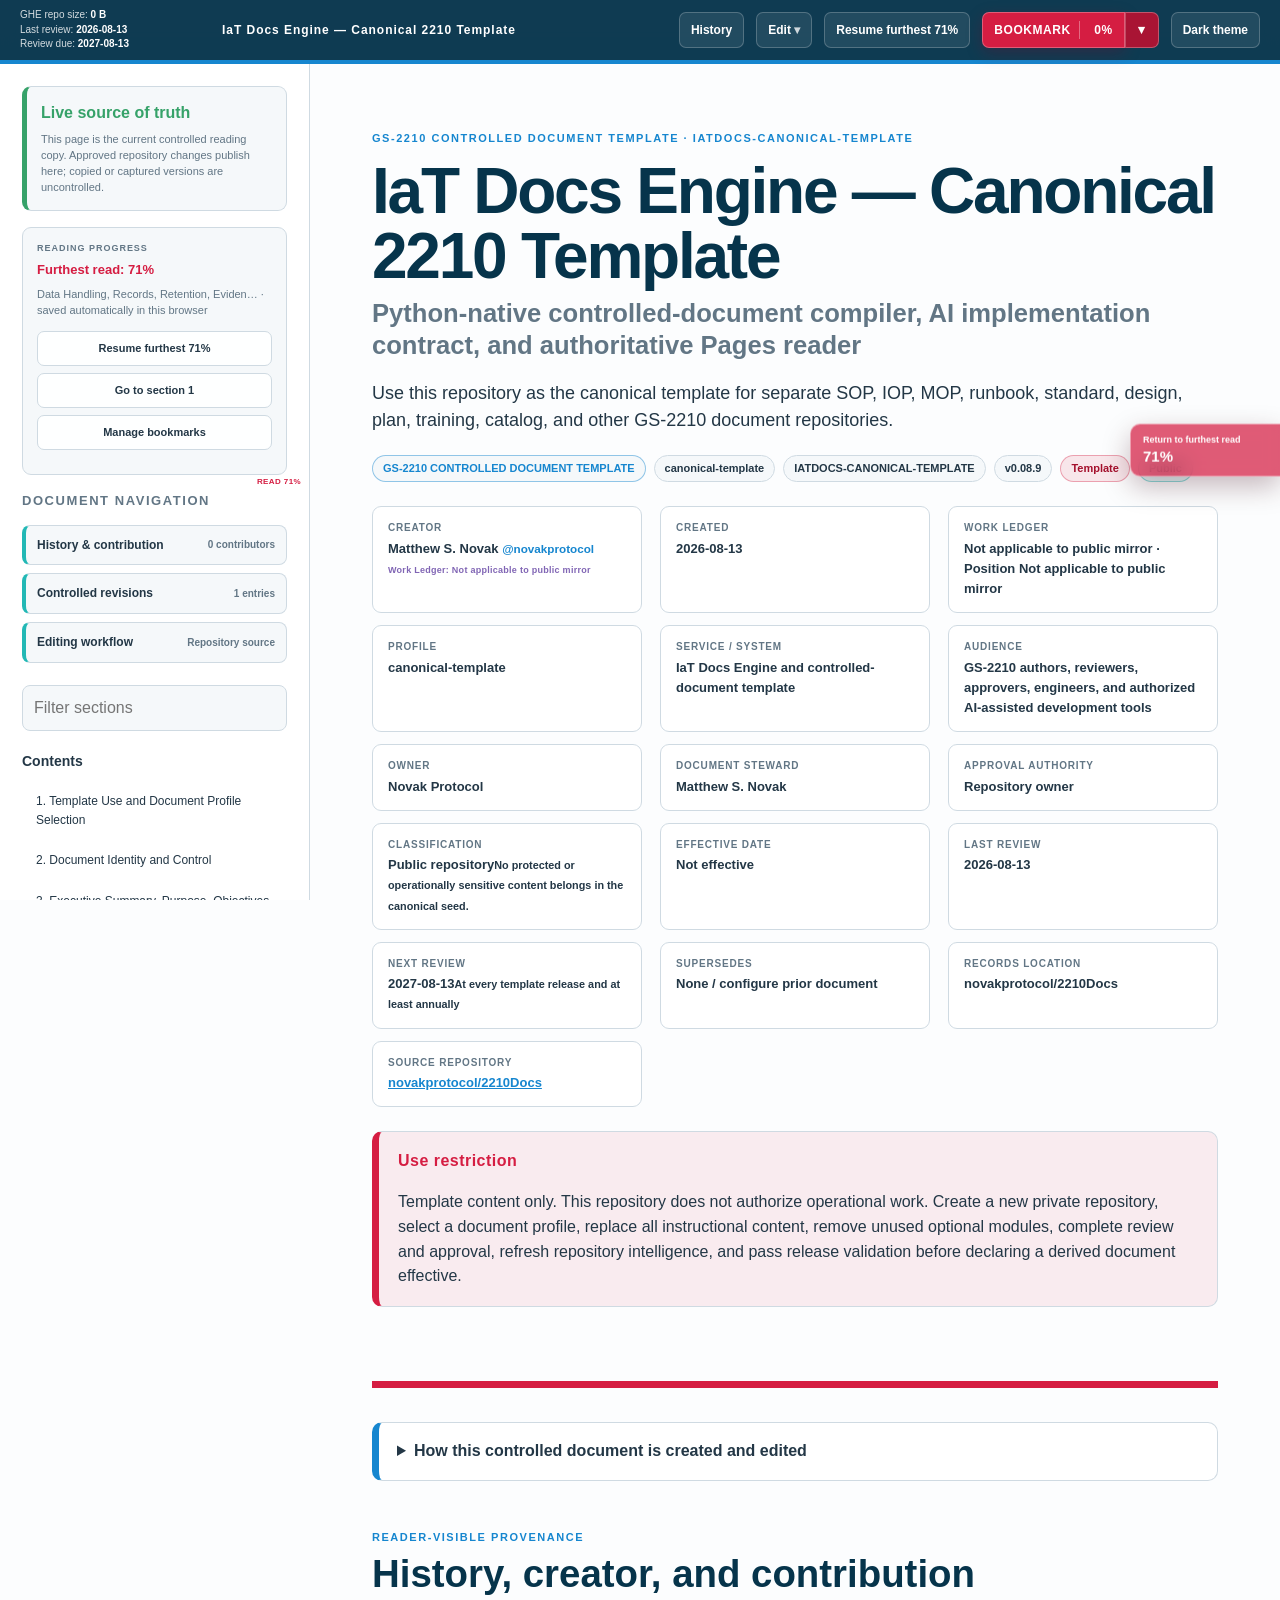
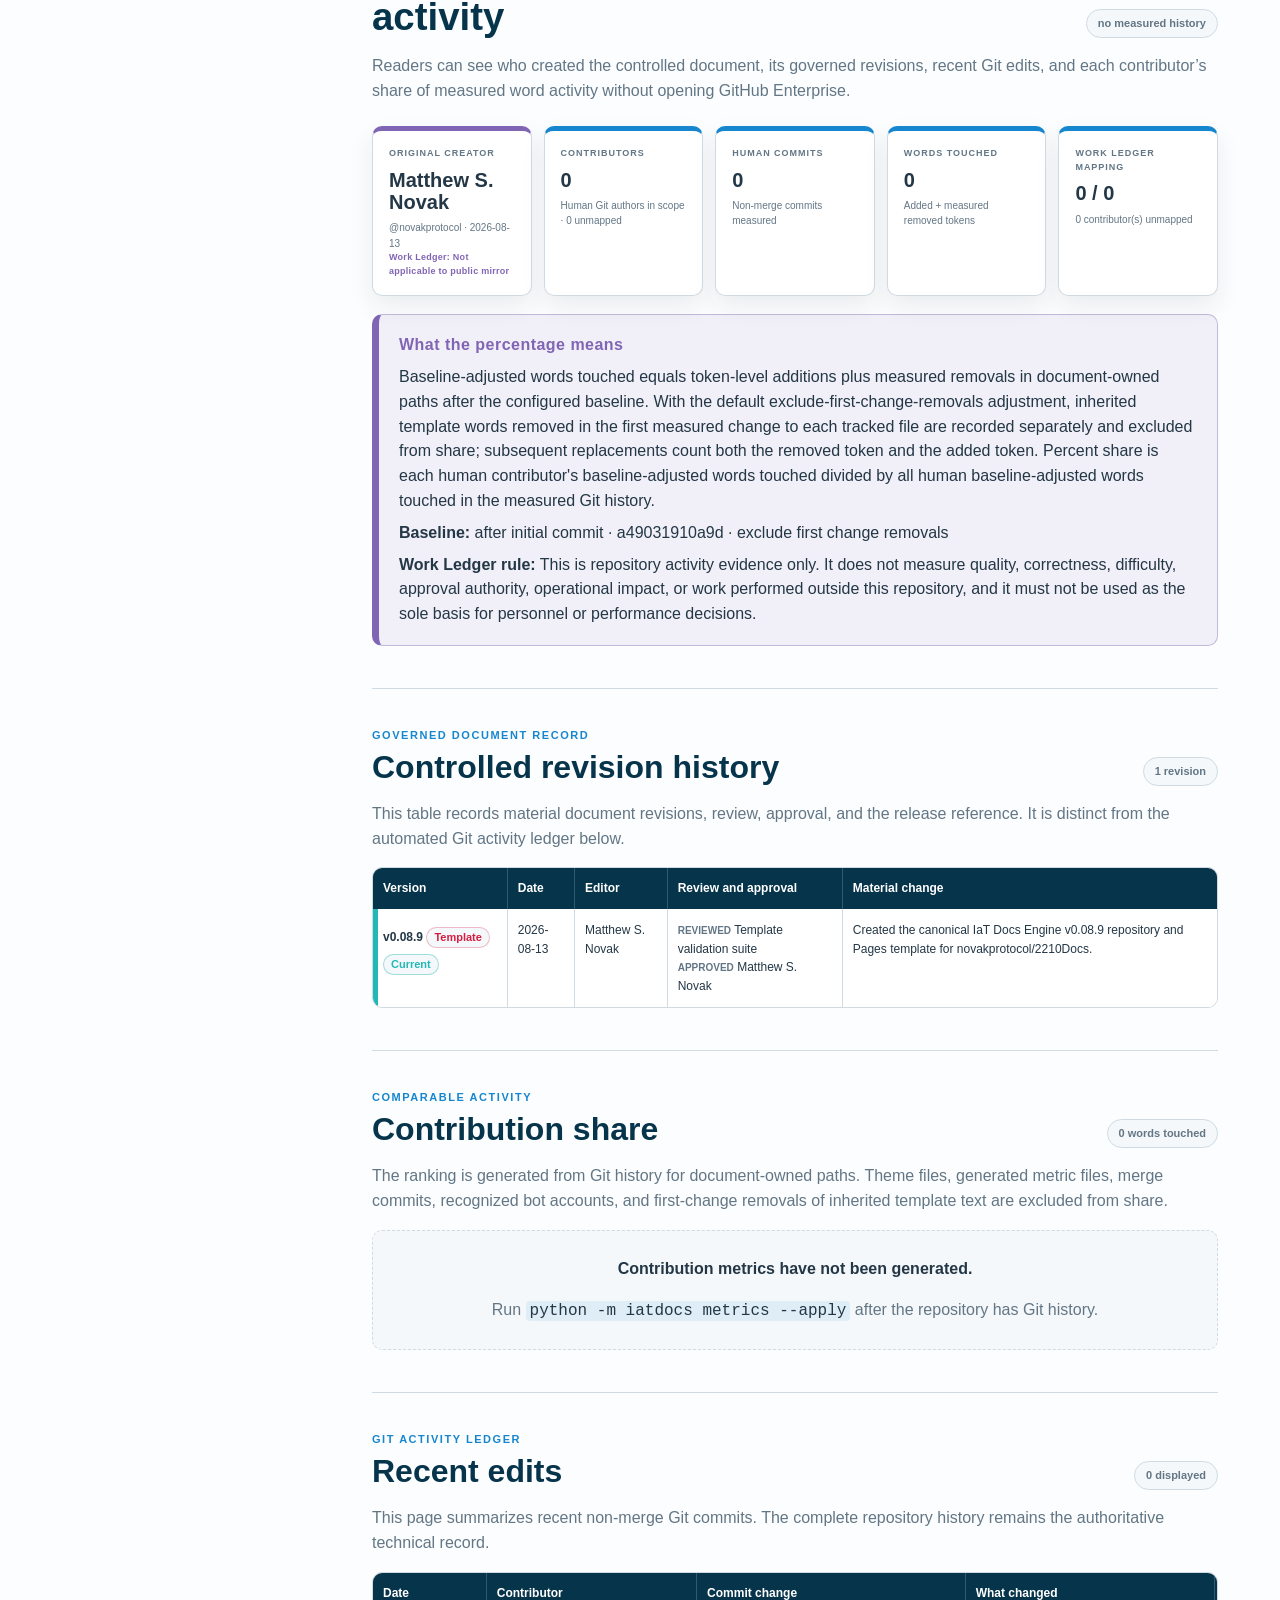
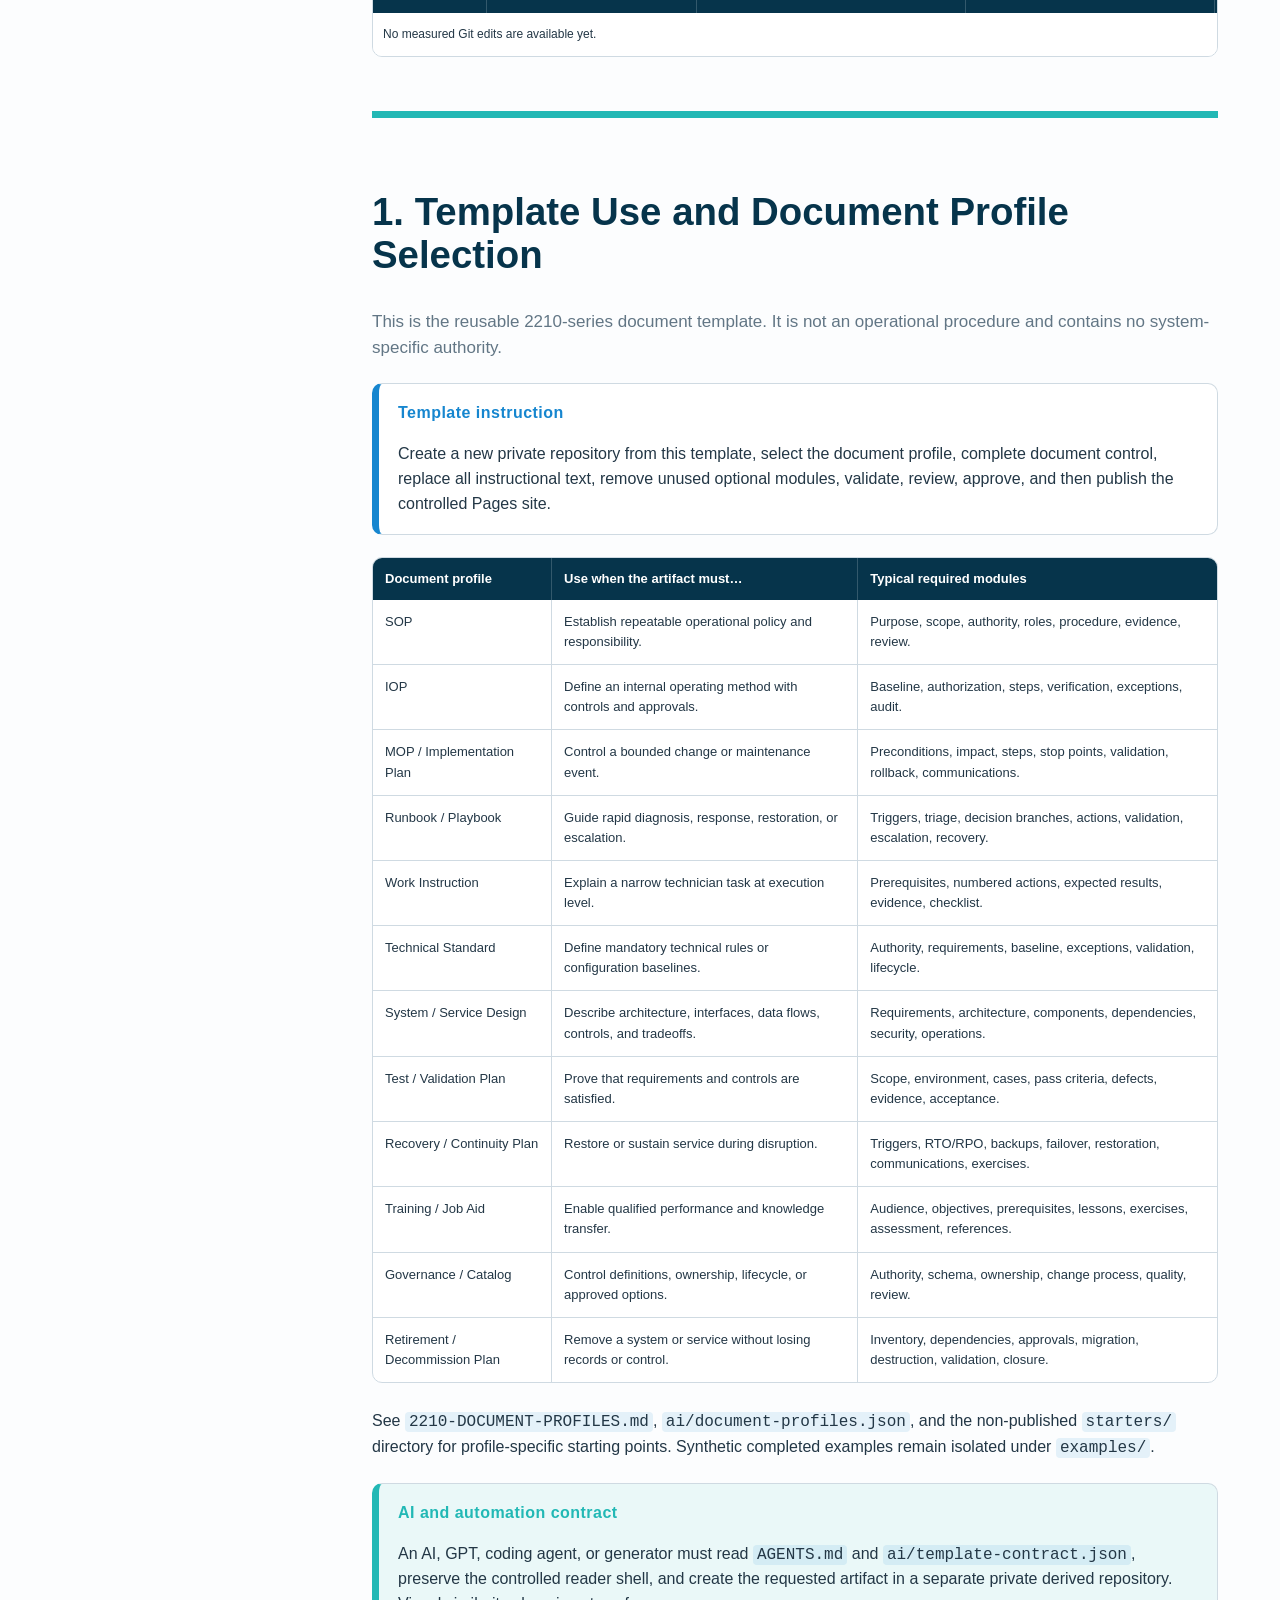
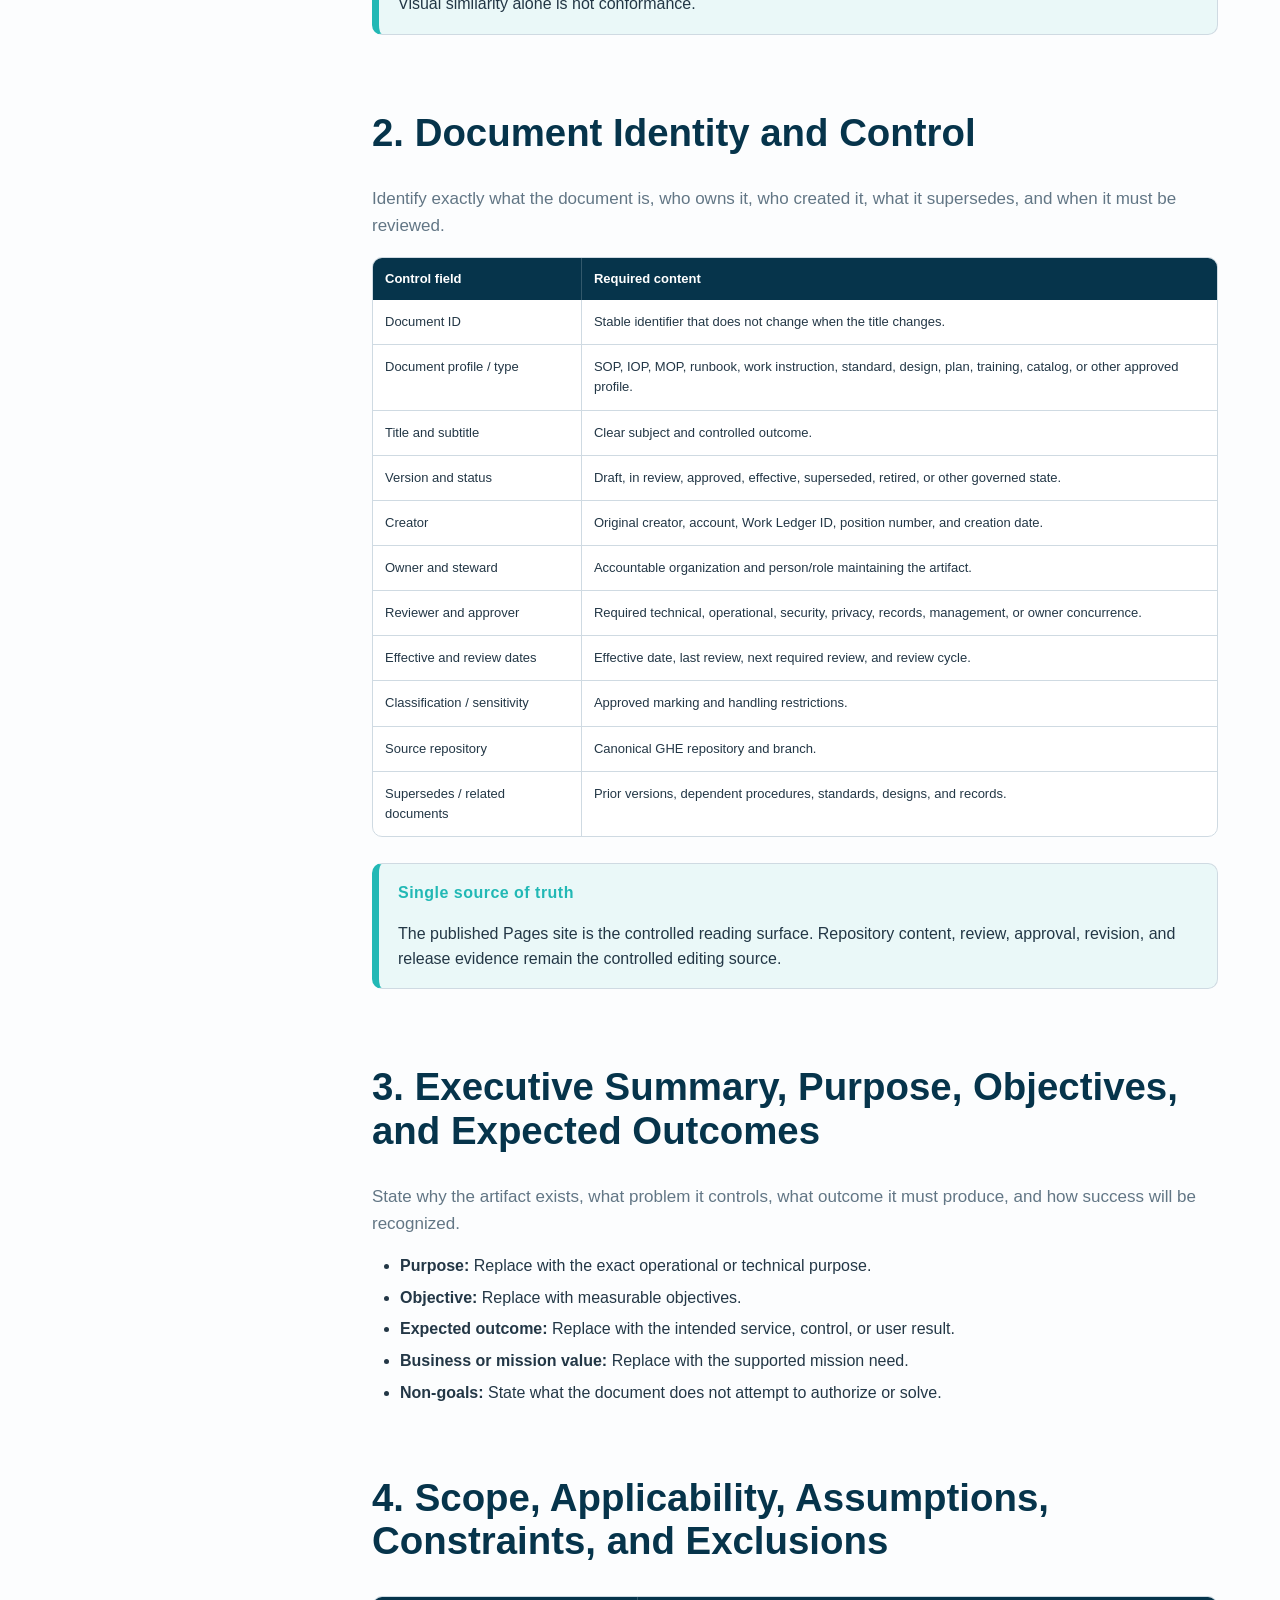
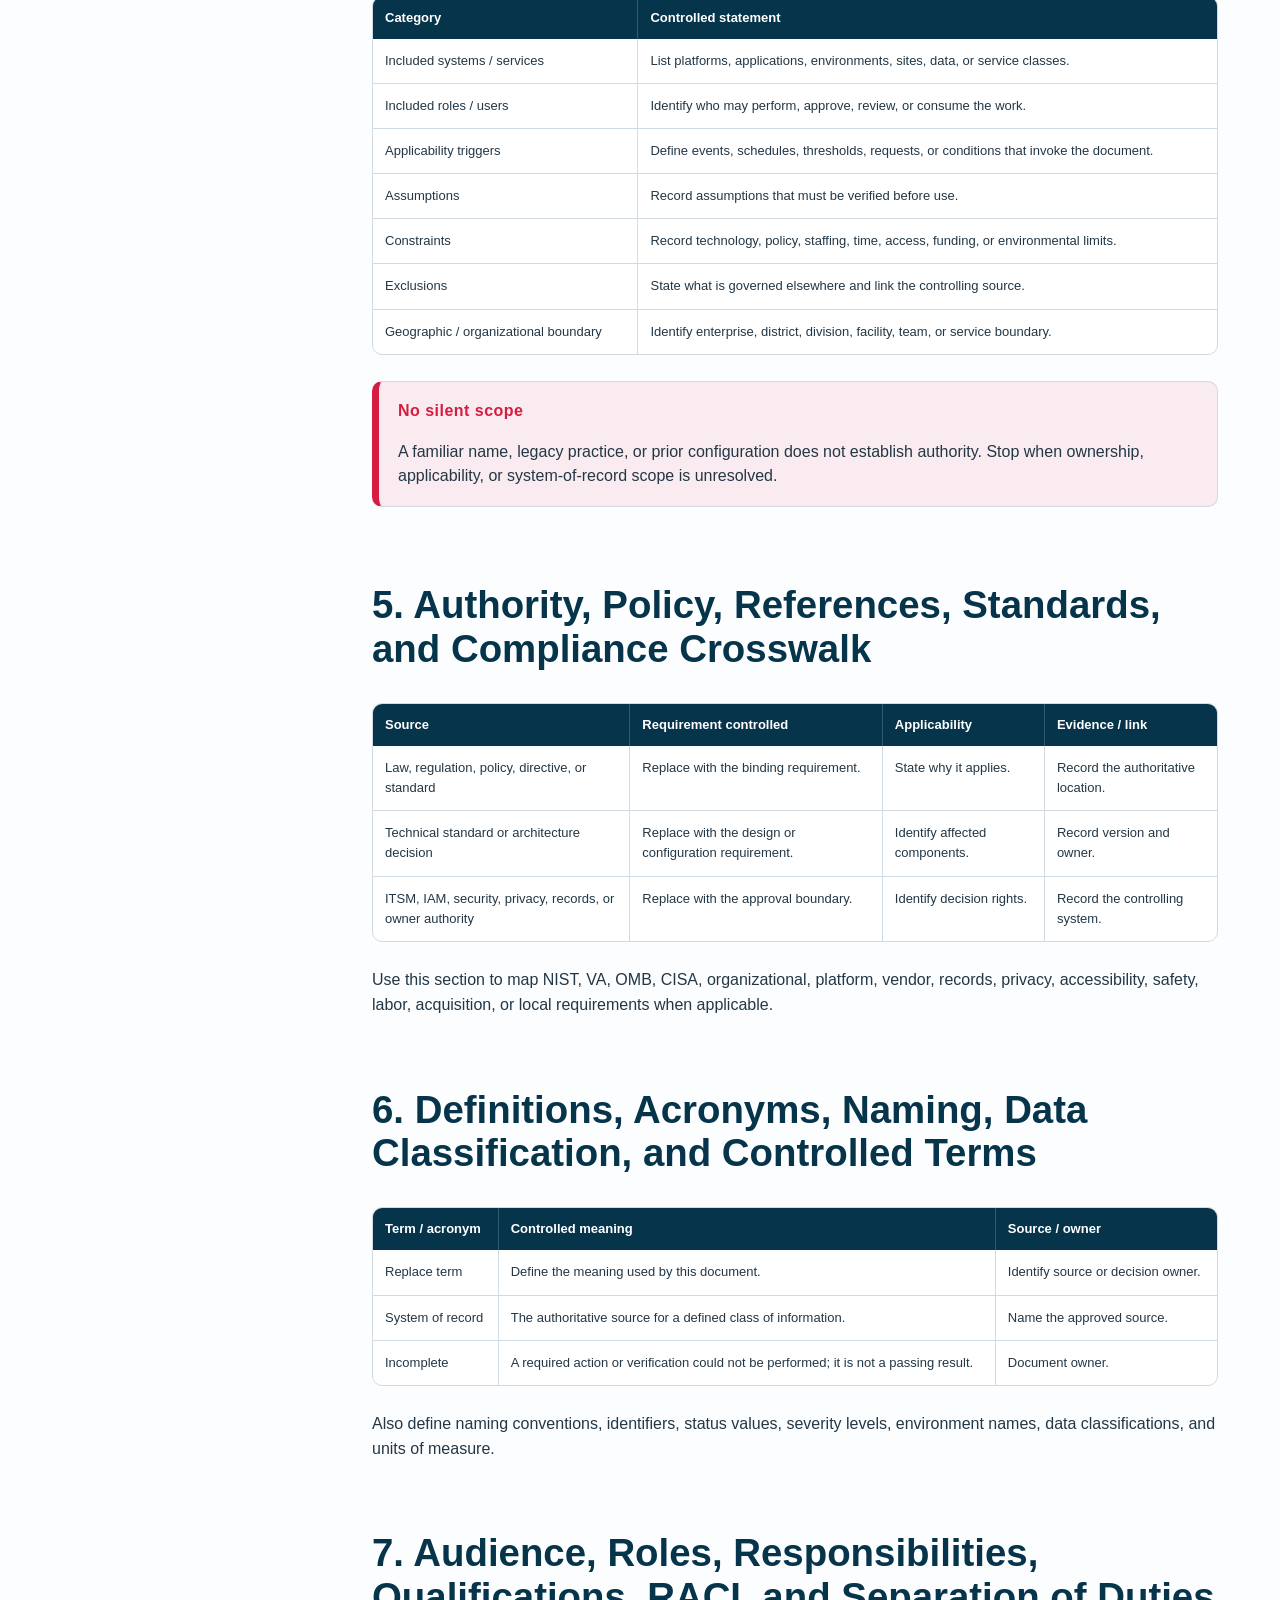
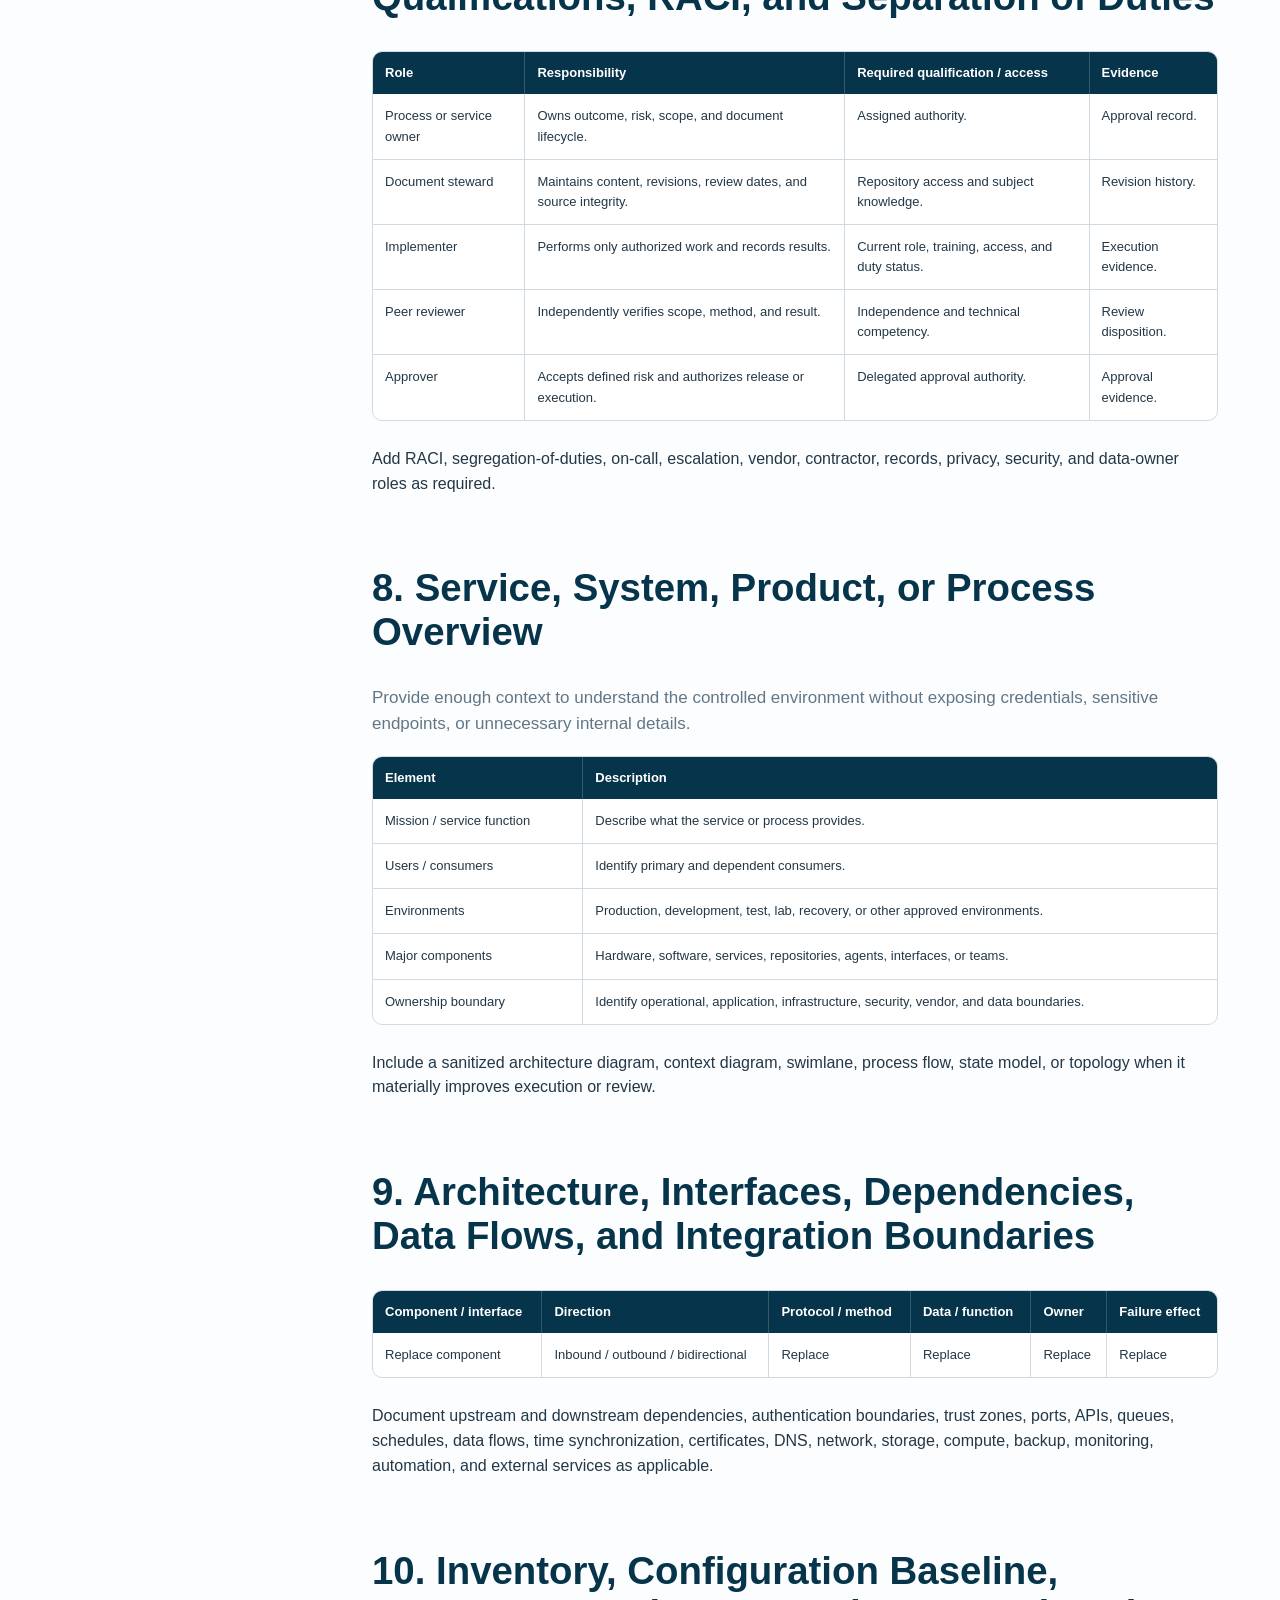
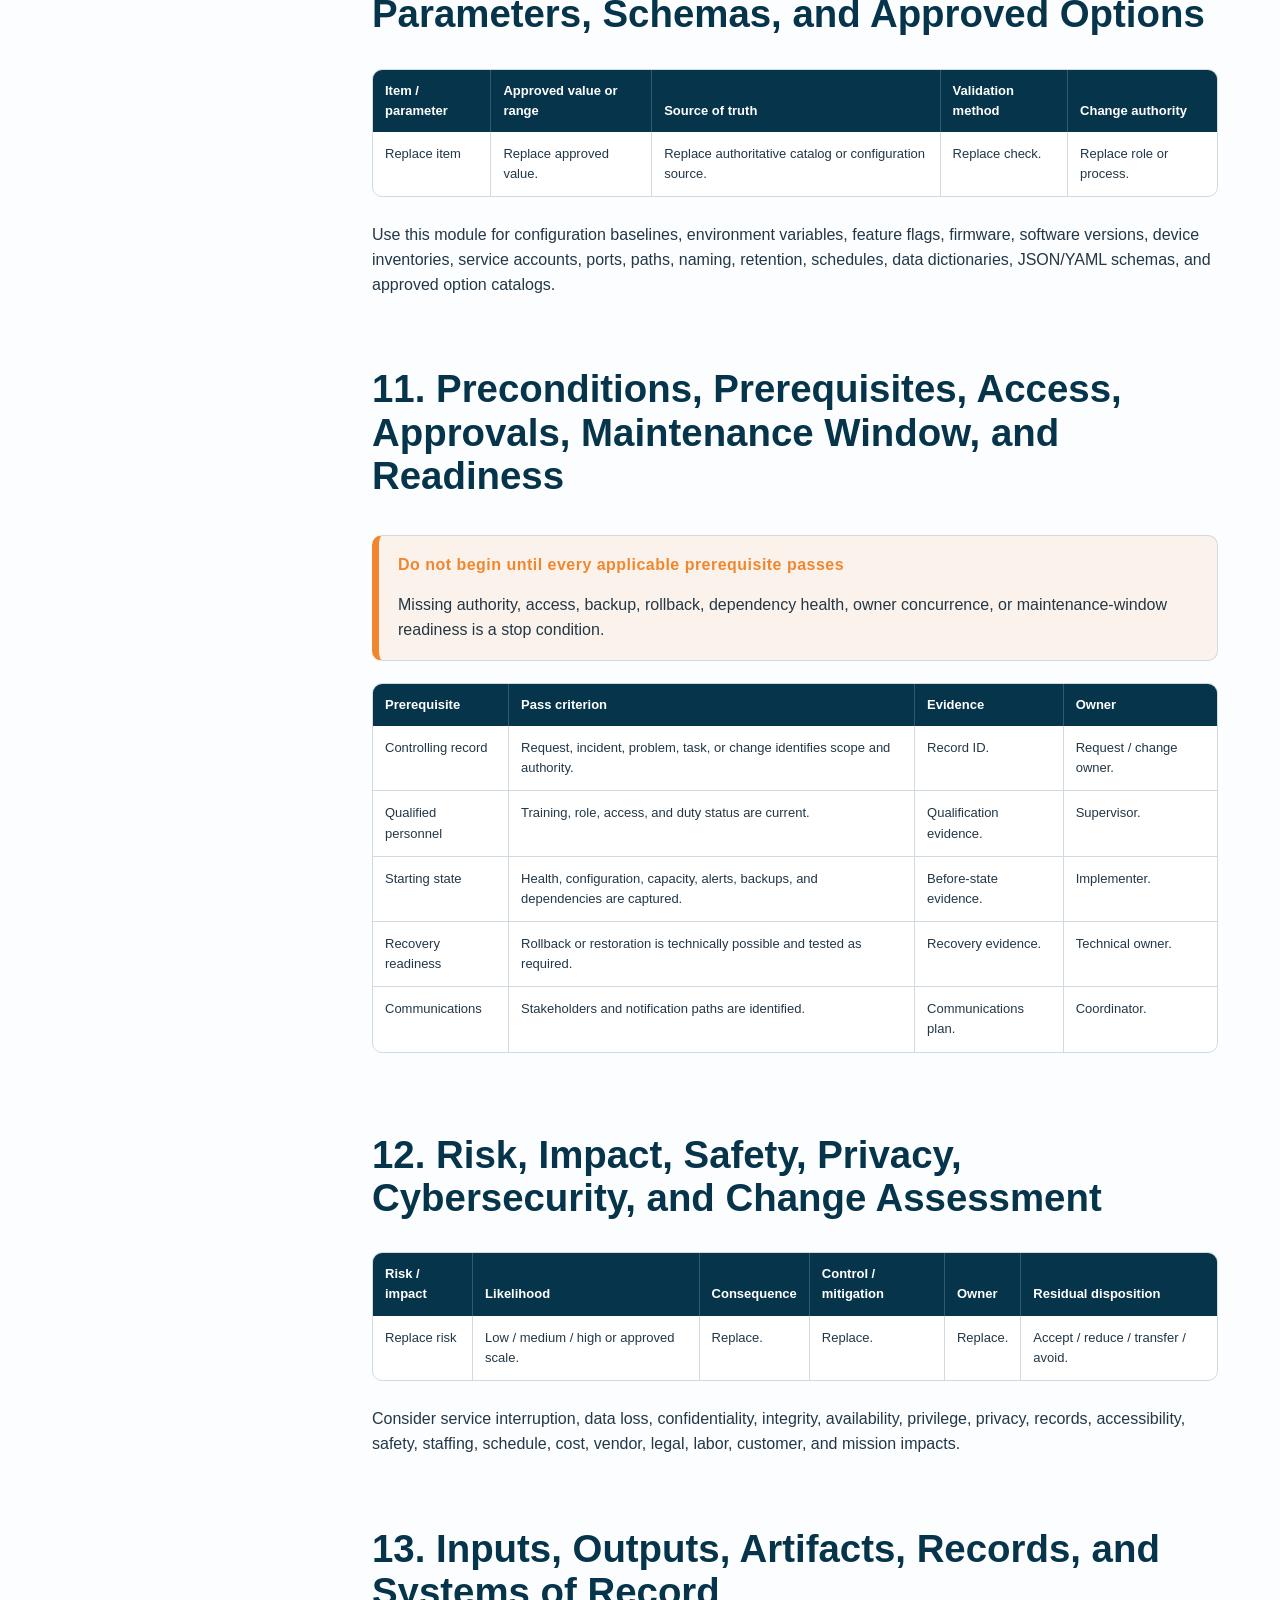
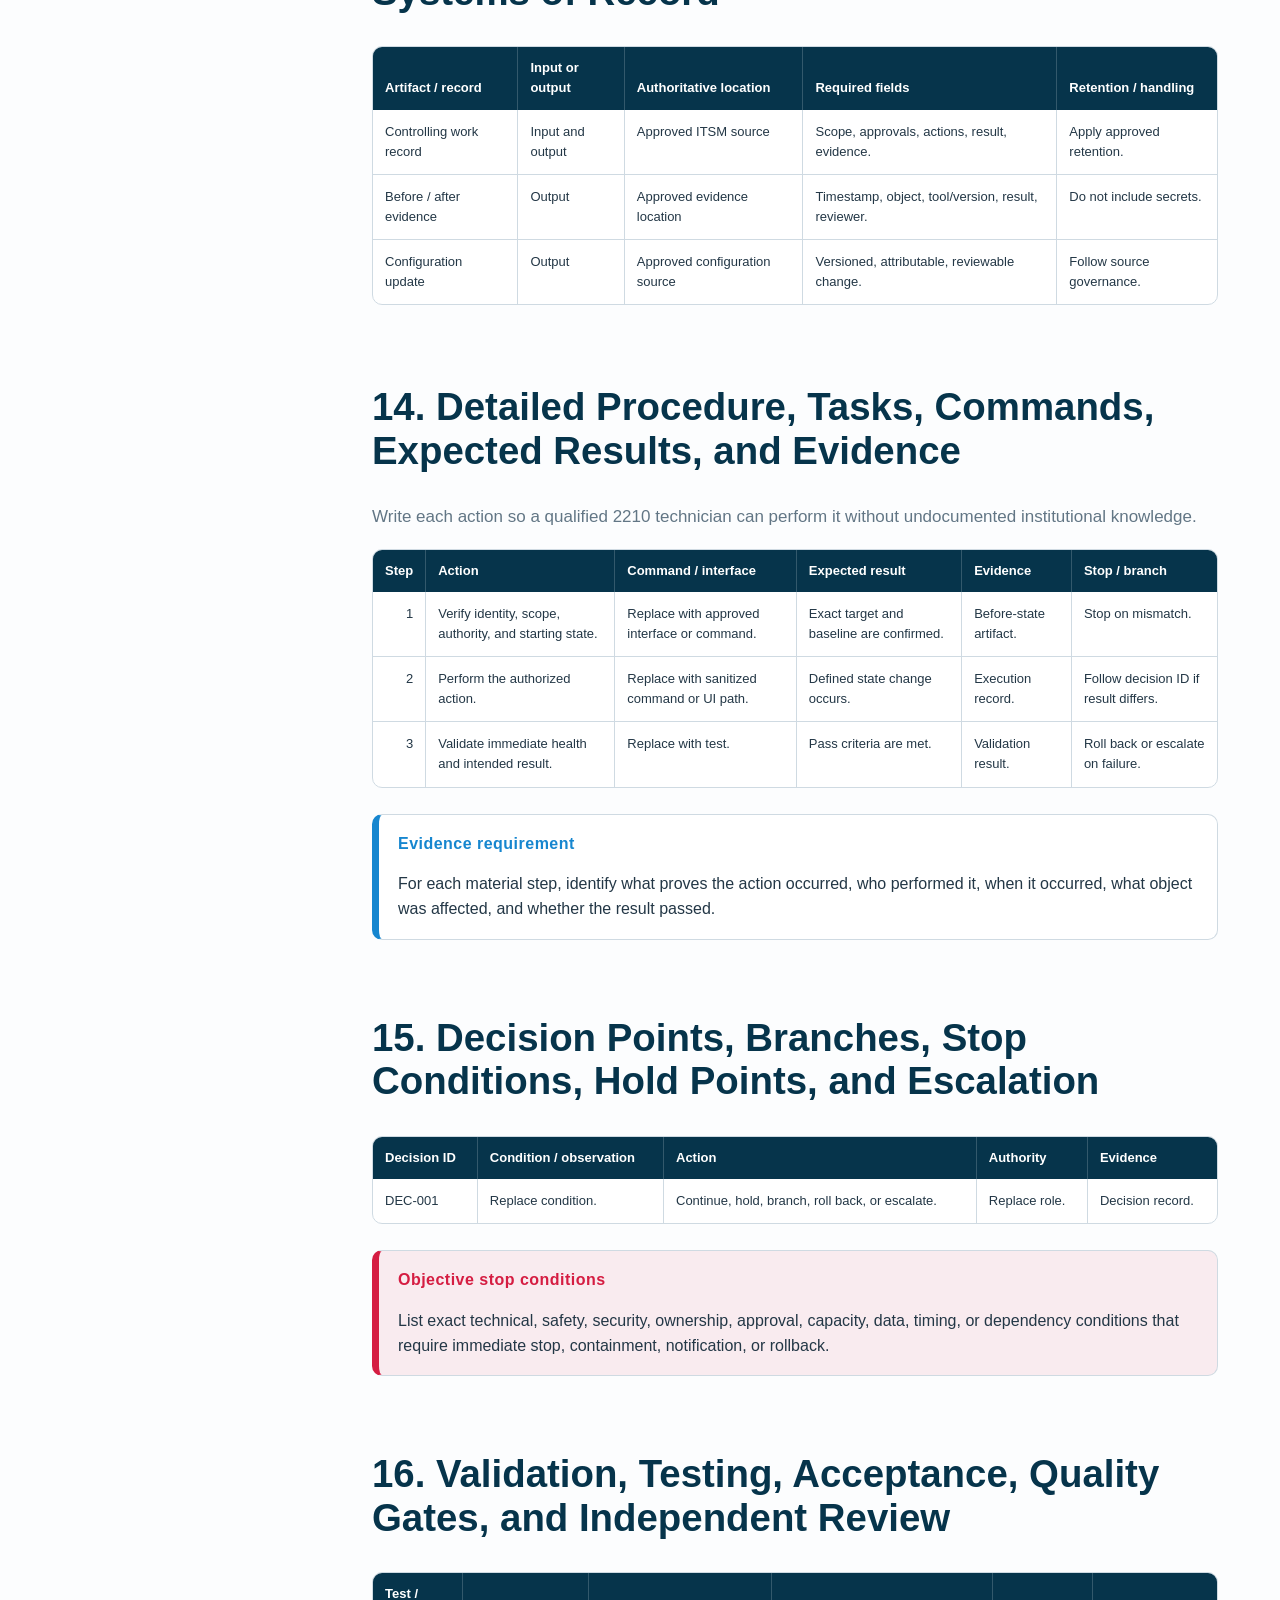
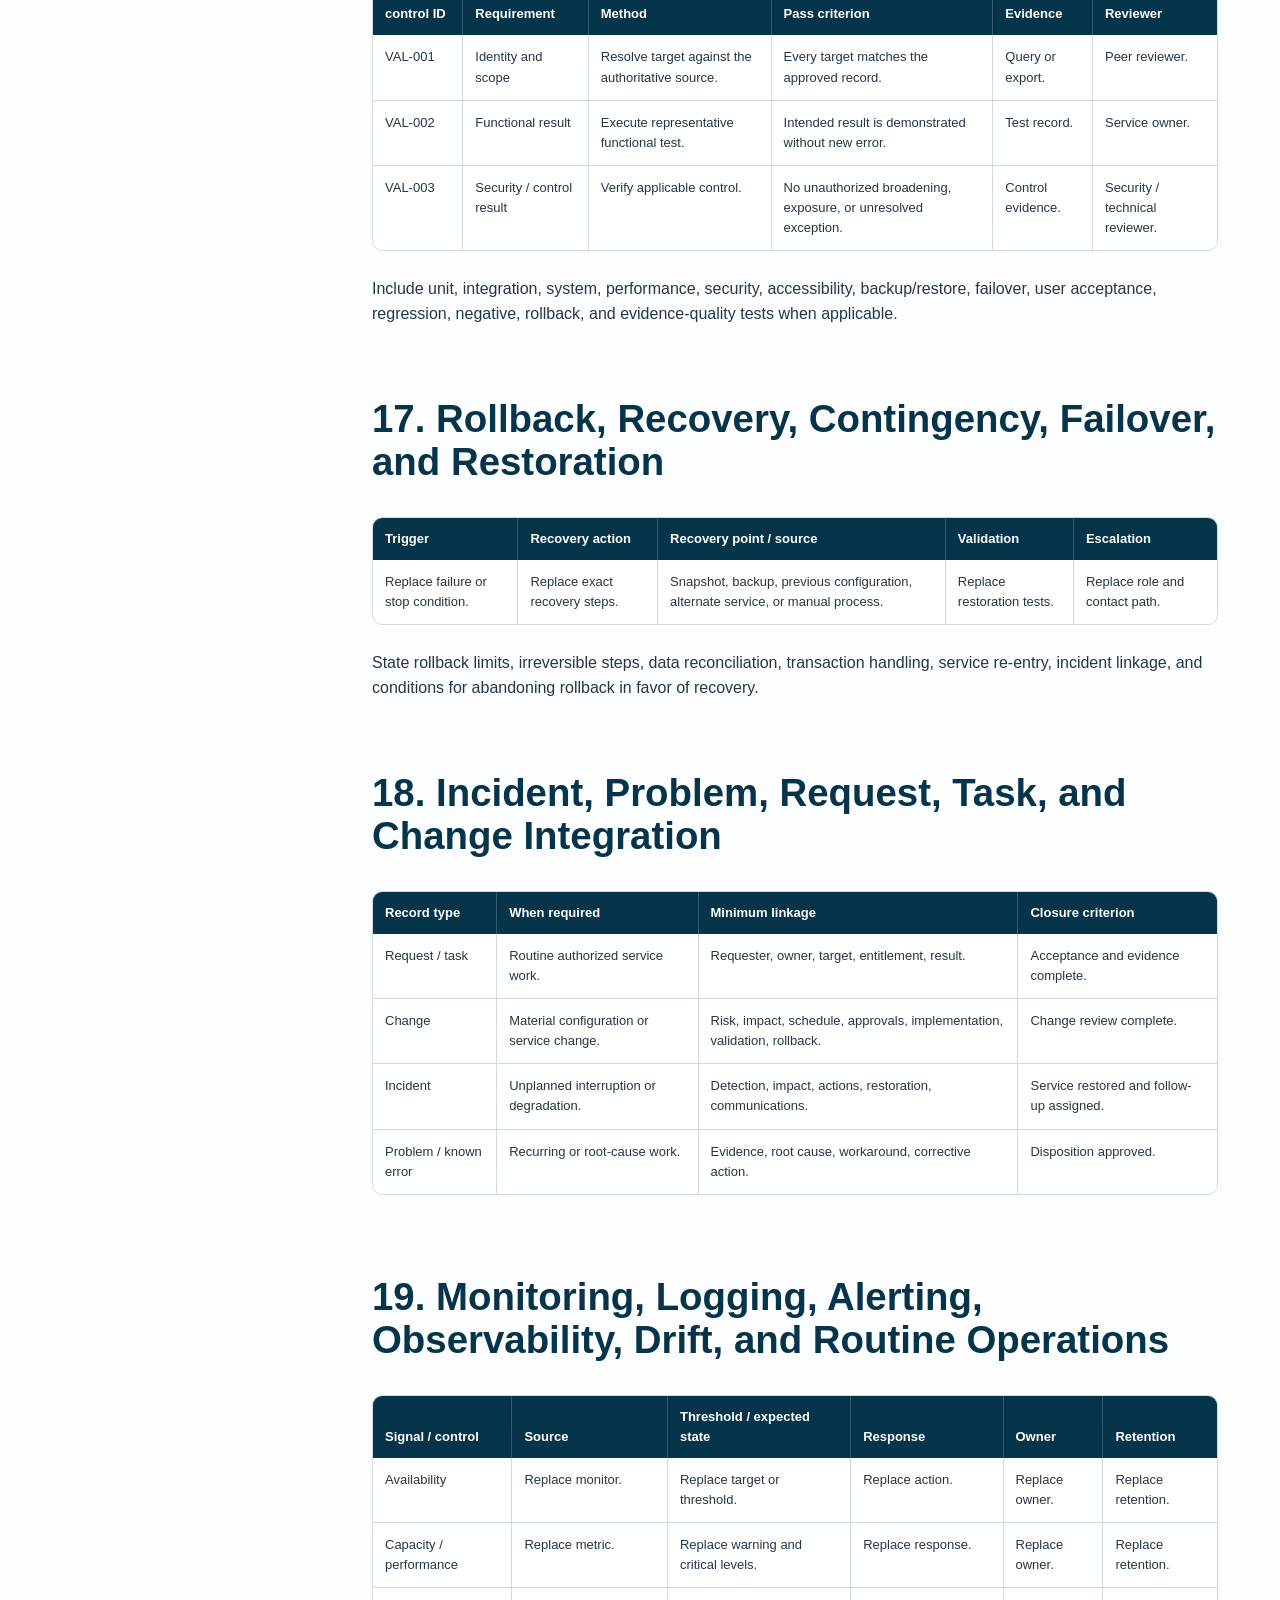
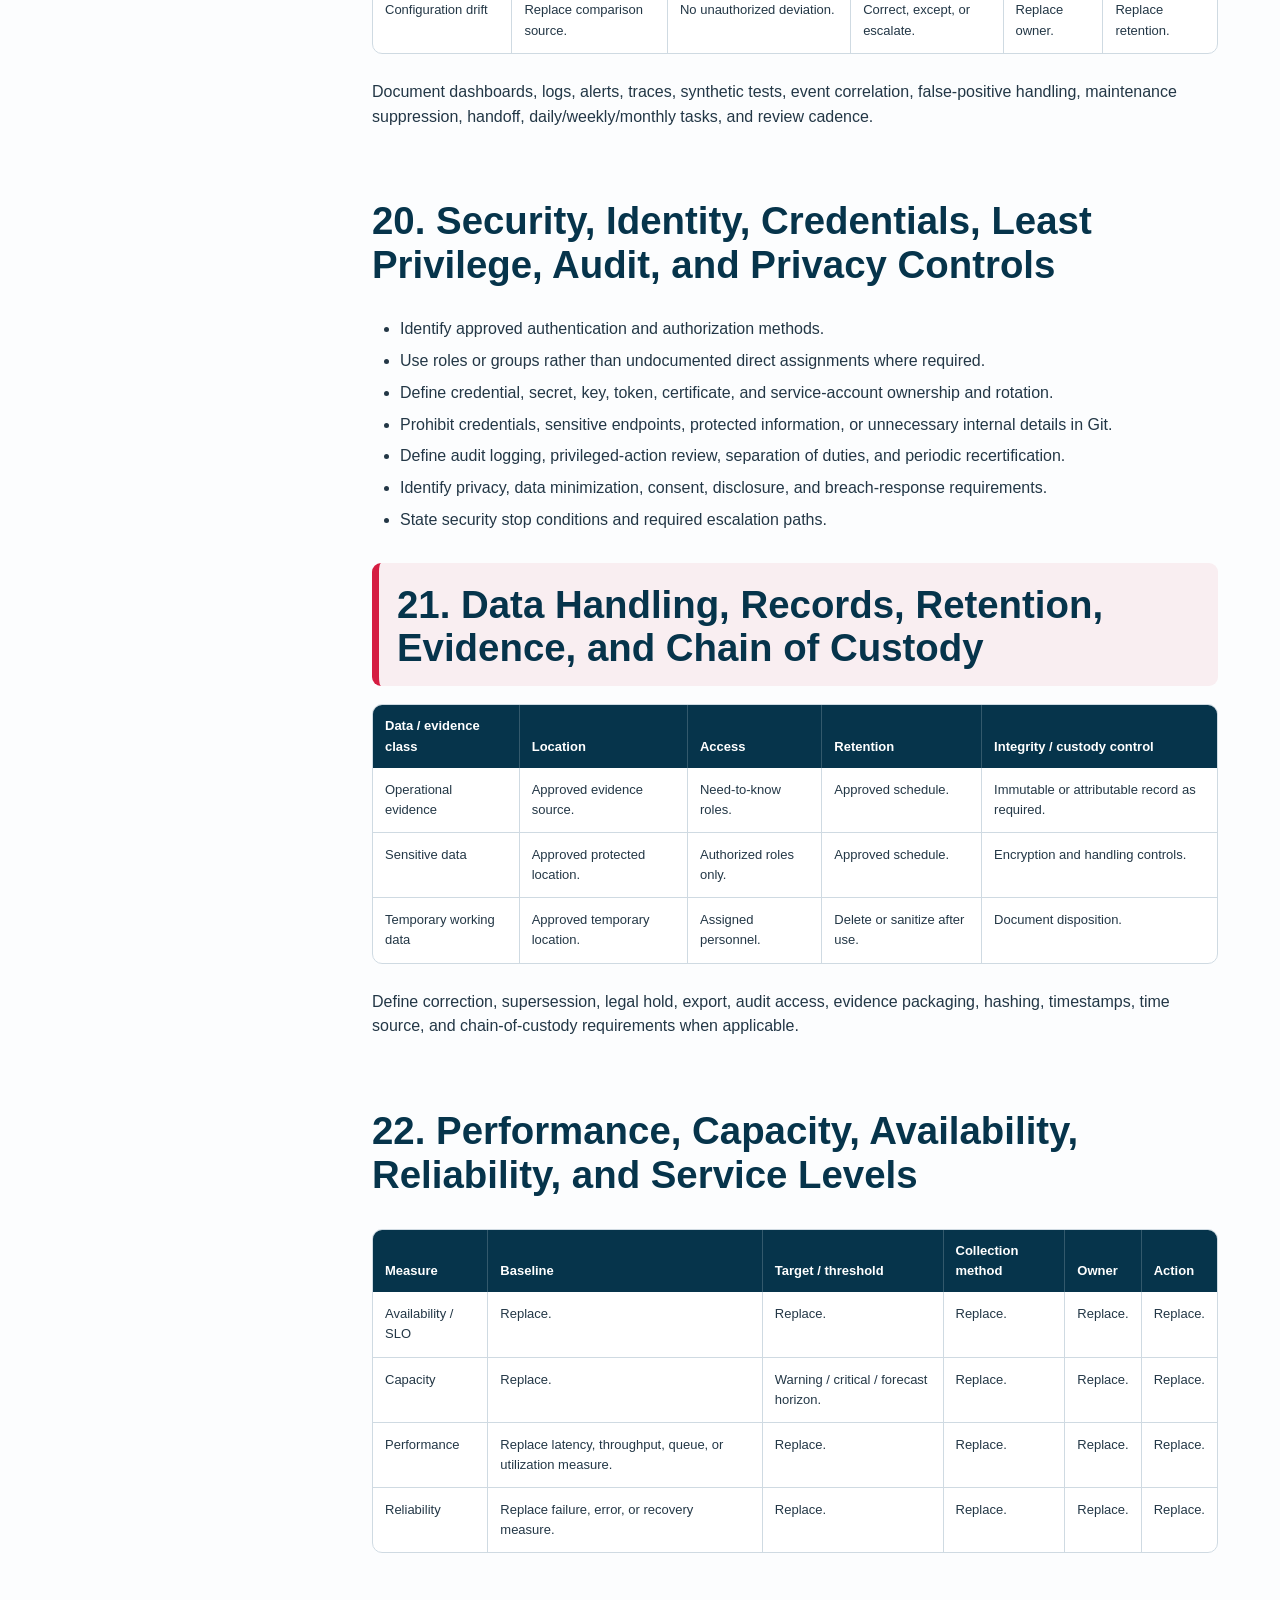
<file: index.html>
<!doctype html>
<html lang="en" data-theme="light">
<head>
  <meta charset="utf-8">
  <meta name="viewport" content="width=device-width, initial-scale=1">
  <meta name="description" content="Use this repository as the canonical template for separate SOP, IOP, MOP, runbook, standard, design, plan, training, catalog, and other GS-2210 document repositories.">
  <meta name="manual-build-id" content="cb3f1026759ee2607736">
  <meta name="generator" content="IaT Docs Engine 0.08.9">
  <title>IaT Docs Engine — Canonical 2210 Template — GS-2210 CONTROLLED DOCUMENT TEMPLATE v0.08.9</title>
  <script>
    (function () {
      try {
        var saved = localStorage.getItem('controlled-manual-theme');
        var preferred = window.matchMedia && window.matchMedia('(prefers-color-scheme: dark)').matches ? 'dark' : 'light';
        document.documentElement.dataset.theme = saved || preferred;
      } catch (error) {
        document.documentElement.dataset.theme = 'light';
      }
    }());
  </script>
  <link rel="stylesheet" href="assets/css/manual.css">
</head>
<body
  data-document-key="novakprotocol/2210Docs|IATDOCS-CANONICAL-TEMPLATE"
  data-document-id="IATDOCS-CANONICAL-TEMPLATE"
  data-document-version="v0.08.9"
  data-template-version="v0.08.9"
  data-engine-version="0.08.9"
  data-build-id="cb3f1026759ee2607736"
  data-update-endpoint="site-version.json"
  data-bookmark-limit="20"
  data-update-check-seconds="60"
>
  <a class="skip-link" href="#manualContent">Skip to document content</a>

  <header class="topbar" aria-label="Document controls">
    <div class="repo-facts" title="Repository: novakprotocol/2210Docs · Source: GitHub Enterprise REST API Get a repository endpoint (https://github.com/novakprotocol/2210Docs) · Last measured: 2026-08-13T23:11:36Z · Policy: Under 1 GiB healthy; 1–5 GiB review; 5 GiB or larger corrective action">
      <span>GHE repo size: <strong>0 B</strong></span>
      <span>Last review: <strong>2026-08-13</strong></span>
      <span>Review due: <strong>2027-08-13</strong></span>
    </div>
    <div class="brand" title="IaT Docs Engine — Canonical 2210 Template">IaT Docs Engine — Canonical 2210 Template</div>
    <div class="spacer"></div>
    <a class="optional" href="#document-intelligence">History</a>
    <details id="editMenu" class="edit-menu">
      <summary>Edit</summary>
      <div class="edit-menu-panel" role="menu" aria-label="Repository edit links">
          <a id="editSourceLink" role="menuitem" href="https://github.com/novakprotocol/2210Docs/edit/main/content/index.md" target="_blank" rel="noopener">Edit document</a>
          <a id="editControlLink" role="menuitem" href="https://github.com/novakprotocol/2210Docs/edit/main/data/document.json" target="_blank" rel="noopener">Edit document control</a>
          <a id="editRevisionsLink" role="menuitem" href="https://github.com/novakprotocol/2210Docs/edit/main/data/revisions.json" target="_blank" rel="noopener">Edit revision history</a>
      </div>
    </details>
    <button id="readingButton" class="reading-primary" type="button" title="Open the first numbered document section">Read section 1</button>
    <div id="bookmarkControl" class="bookmark-control">
      <button id="quickBookmarkButton" class="bookmark-save-button" type="button" title="Save an additional bookmark at the current reading position; use the manager to add or edit a ticket reference and note">
        <span>Bookmark</span><strong id="bookmarkPercent">0%</strong>
      </button>
      <details id="bookmarkMenu" class="bookmark-menu">
        <summary aria-label="Manage reading progress and bookmarks" title="Manage reading progress and bookmarks">▾</summary>
        <div class="bookmark-menu-panel" role="dialog" aria-label="Reading progress and bookmarks">
          <section class="bookmark-progress-card" aria-label="Automatic reading progress">
            <span class="panel-label">Automatic reading progress</span>
            <strong id="bookmarkProgressStatus">Not started</strong>
            <small id="bookmarkProgressDetail">Progress moves forward automatically as the reader advances through the document.</small>
          </section>
          <div class="bookmark-create-form" aria-label="Create bookmark">
            <label class="bookmark-name-label" for="bookmarkName">Bookmark label <span>optional</span></label>
            <input id="bookmarkName" class="bookmark-name-input" type="text" maxlength="80" placeholder="Example: Recheck validation evidence" autocomplete="off">
            <label class="bookmark-name-label" for="bookmarkReference">Ticket / controlled-record reference <span>optional</span></label>
            <input id="bookmarkReference" class="bookmark-reference-input" type="text" maxlength="120" placeholder="Example: CHG0123456, INC0098765, TASK-42, or PR #18" autocomplete="off">
            <label class="bookmark-name-label" for="bookmarkNote">Bookmark note <span>optional</span></label>
            <textarea id="bookmarkNote" class="bookmark-note-input" maxlength="280" rows="2" placeholder="Why this location matters or what must be revisited"></textarea>
            <button id="saveNamedBookmarkButton" class="save-named-bookmark" type="button">Save bookmark at current position</button>
          </div>
          <div class="bookmark-list-heading"><strong>Saved bookmarks</strong><span><b id="bookmarkCount">0</b> / 20</span></div>
          <div id="bookmarkList" class="bookmark-list"><p class="bookmark-empty">No additional bookmarks saved.</p></div>
          <button id="clearReadingDataButton" class="clear-reading-data" type="button">Clear reading data</button>
        </div>
      </details>
    </div>
    <button id="navToggle" class="mobile-only" type="button" aria-controls="docnav" aria-expanded="false">Contents</button>
    <button id="themeButton" type="button"><span data-theme-label>Dark</span><span class="theme-suffix"> theme</span></button>
  </header>

  <div id="progressLine" class="progress-line" aria-hidden="true"></div>
  <button id="returnMarker" class="bookmark-return-marker" type="button" hidden aria-label="Return to the furthest-read point">
    <span>Return to furthest read</span><strong id="returnMarkerPercent">0%</strong>
  </button>

  <aside id="updateNotice" class="update-notice" role="status" aria-live="polite" hidden>
    <div>
      <strong id="updateNoticeTitle">Update available — refresh your browser</strong>
      <span id="updateNoticeText">A newer published build is available. Refresh your browser to read the current source.</span>
    </div>
    <div class="update-actions">
      <button id="refreshUpdateButton" type="button">Refresh browser</button>
      <button id="dismissUpdateButton" class="secondary" type="button">Not now</button>
    </div>
  </aside>

  <div id="readingNotice" class="reading-notice" role="status" aria-live="polite" hidden></div>

  <div class="manual-grid">
    <aside id="docnav" class="docnav" aria-label="Document navigation">
      <section class="truth-panel" aria-label="Authoritative source notice">
        <strong>Live source of truth</strong>
        <p>This page is the current controlled reading copy. Approved repository changes publish here; copied or captured versions are uncontrolled.</p>
      </section>

      <section class="reading-panel" aria-labelledby="reading-panel-title">
        <span id="reading-panel-title" class="panel-label">Reading progress</span>
        <strong id="readingStatus" aria-live="polite">Not started</strong>
        <small id="readingTimestamp">Progress begins at section 1 and automatically follows the furthest point reached in this browser.</small>
        <div class="reading-actions">
          <button id="resumeSidebarButton" type="button" disabled>Resume furthest read</button>
          <button id="startOverButton" type="button">Go to section 1</button>
          <button id="openBookmarksButton" type="button">Manage bookmarks</button>
        </div>
        <div id="sidebarBookmarkList" class="sidebar-bookmark-list" aria-label="Saved bookmarks"></div>
      </section>

      <div class="nav-title">Document navigation</div>
      <a class="control-link nav-special-link" href="#document-intelligence">
        <span>History &amp; contribution</span>
        <strong>0 contributors</strong>
      </a>
      <a class="control-link nav-special-link" href="#controlled-revisions">
        <span>Controlled revisions</span>
        <strong>1 entries</strong>
      </a>
      <a class="control-link nav-special-link" href="#editing-workflow">
        <span>Editing workflow</span>
        <strong>Repository source</strong>
      </a>
      <label class="visually-hidden" for="tocSearch">Filter document sections</label>
      <input id="tocSearch" type="search" placeholder="Filter sections" autocomplete="off">
      <h2 class="toc-heading">Contents</h2>
      <ol id="tocList" class="toc-list"></ol>
      <noscript><p class="nav-note">The contents list requires JavaScript. The document remains readable below.</p></noscript>

      <div class="nav-title status-title">Document control</div>
      <dl class="nav-metadata">
        <div><dt>Creator</dt><dd>Matthew S. Novak</dd></div>
        <div><dt>Type</dt><dd>GS-2210 CONTROLLED DOCUMENT TEMPLATE</dd></div>
        <div><dt>Profile</dt><dd>canonical-template</dd></div>
        <div><dt>Service / system</dt><dd>IaT Docs Engine and controlled-document template</dd></div>
        <div><dt>Version</dt><dd>v0.08.9</dd></div>
        <div><dt>Status</dt><dd>Template</dd></div>
        <div><dt>Visibility</dt><dd>Public</dd></div>
        <div><dt>Reviewed</dt><dd>2026-08-13</dd></div>
        <div><dt>Review due</dt><dd>2027-08-13</dd></div>
        <div><dt>Engine</dt><dd>0.08.9</dd></div>
      </dl>
    </aside>

    <main class="manual-main">
<header id="manual-top" class="cover">
  <div class="eyebrow">GS-2210 CONTROLLED DOCUMENT TEMPLATE · IATDOCS-CANONICAL-TEMPLATE</div>
  <h1>IaT Docs Engine — Canonical 2210 Template</h1>
  <h2>Python-native controlled-document compiler, AI implementation contract, and authoritative Pages reader</h2>
  <p class="lead">Use this repository as the canonical template for separate SOP, IOP, MOP, runbook, standard, design, plan, training, catalog, and other GS-2210 document repositories.</p>

  <div class="badges" aria-label="Document status">
    <span class="badge type">GS-2210 CONTROLLED DOCUMENT TEMPLATE</span>
<span class="badge profile">canonical-template</span>    <span class="badge">IATDOCS-CANONICAL-TEMPLATE</span>
    <span class="badge">v0.08.9</span>
    <span class="badge draft">Template</span>
    <span class="badge private">Public</span>
  </div>

  <dl class="document-metadata">
    <div><dt>Creator</dt><dd>Matthew S. Novak <span class="account">@novakprotocol</span><small class="work-ledger-id">Work Ledger: Not applicable to public mirror</small></dd></div>
    <div><dt>Created</dt><dd>2026-08-13</dd></div>
    <div><dt>Work Ledger</dt><dd>Not applicable to public mirror · Position Not applicable to public mirror</dd></div>
    <div><dt>Profile</dt><dd>canonical-template</dd></div>
    <div><dt>Service / system</dt><dd>IaT Docs Engine and controlled-document template</dd></div>
    <div><dt>Audience</dt><dd>GS-2210 authors, reviewers, approvers, engineers, and authorized AI-assisted development tools</dd></div>
    <div><dt>Owner</dt><dd>Novak Protocol</dd></div>
    <div><dt>Document steward</dt><dd>Matthew S. Novak</dd></div>
    <div><dt>Approval authority</dt><dd>Repository owner</dd></div>
    <div><dt>Classification</dt><dd>Public repository<small>No protected or operationally sensitive content belongs in the canonical seed.</small></dd></div>
    <div><dt>Effective date</dt><dd>Not effective</dd></div>
<div><dt>Last review</dt><dd>2026-08-13</dd></div>    <div><dt>Next review</dt><dd>2027-08-13<small>At every template release and at least annually</small></dd></div>
    <div><dt>Supersedes</dt><dd>None / configure prior document</dd></div>
    <div><dt>Records location</dt><dd>novakprotocol/2210Docs</dd></div>
    <div><dt>Source repository</dt><dd><a href="https://github.com/novakprotocol/2210Docs" target="_blank" rel="noopener">novakprotocol/2210Docs</a></dd></div>
  </dl>

  <aside class="callout stop">
    <strong>Use restriction</strong>
    <p>Template content only. This repository does not authorize operational work. Create a new private repository, select a document profile, replace all instructional content, remove unused optional modules, complete review and approval, refresh repository intelligence, and pass release validation before declaring a derived document effective.</p>
  </aside>
</header><details id="editing-workflow" class="editing-workflow">
  <summary>How this controlled document is created and edited</summary>
  <div class="editing-workflow-body">
    <p><strong>The canonical repository supplies the Python engine, document contract, and reader theme. Every SOP, IOP, MOP, runbook, standard, design, plan, training package, catalog, or other controlled artifact is created as its own private repository and edited in that repository.</strong> The Pages site is the controlled reading surface; content changes occur through the repository so authorship, review, approval, and history remain attributable.</p>
    <ol>
      <li>Create a new private controlled-document repository with <strong>Use this template</strong>. Do not write an actual controlled document in the canonical engine/template repository.</li>
      <li>Run <code>python -m iatdocs init</code> or point an approved AI agent to <code>AGENTS.md</code> and the machine-readable contract.</li>
      <li>Set the document ID, owner, creator, repository, version, last-review date, next-review date, and effective date in <code>data/document.json</code>.</li>
      <li>Edit controlled Markdown under <code>content</code> on a branch. Use a pull request for review and approval.</li>
      <li>Record material releases in <code>data/revisions.json</code>, including editor, reviewer, approver, change summary, and supporting reference.</li>
      <li>Run <code>python -m iatdocs validate --strict</code> and <code>python -m iatdocs build --strict</code>.</li>
      <li>After merge to <code>main</code>, the GHE workflow publishes the generated static site. Open browser tabs detect the newer build and display an update notice. Refreshing saves and restores the reader’s place.</li>
      <li>The metrics command refreshes GHE repository size, recent edits, contributor percentages, word activity, and root-level Work Ledger integration records.</li>
    </ol>
    <p class="editing-note"><strong>Engine versus derived document:</strong> the canonical repository controls reusable compilation, presentation, behavior, schemas, and policy. Each derived document repository controls its own content, permissions, creator, revisions, Git history, Pages publication, and Work Ledger mappings.</p>
  </div>
</details><section id="document-intelligence" class="document-intelligence" aria-labelledby="document-intelligence-title">
  <div class="intelligence-heading">
    <div>
      <div class="section-kicker">Reader-visible provenance</div>
      <h2 id="document-intelligence-title">History, creator, and contribution activity</h2>
    </div>
    <span class="generation-pill generation-no-measured-history">no measured history</span>
  </div>
  <p class="section-intro">Readers can see who created the controlled document, its governed revisions, recent Git edits, and each contributor’s share of measured word activity without opening GitHub Enterprise.</p>

  <div class="intelligence-cards" aria-label="Document activity summary">
    <article class="intelligence-card creator-card">
      <span class="card-label">Original creator</span>
      <strong>Matthew S. Novak</strong>
      <small>@novakprotocol · 2026-08-13<br><span class="work-ledger-id">Work Ledger: Not applicable to public mirror</span></small>
    </article>
    <article class="intelligence-card">
      <span class="card-label">Contributors</span>
      <strong class="metric-number" data-number="0">0</strong>
      <small>Human Git authors in scope · 0 unmapped</small>
    </article>
    <article class="intelligence-card">
      <span class="card-label">Human commits</span>
      <strong class="metric-number" data-number="0">0</strong>
      <small>Non-merge commits measured</small>
    </article>
    <article class="intelligence-card">
      <span class="card-label">Words touched</span>
      <strong class="metric-number" data-number="0">0</strong>
      <small>Added + measured removed tokens</small>
    </article>
    <article class="intelligence-card">
      <span class="card-label">Work Ledger mapping</span>
      <strong><span class="metric-number" data-number="0">0</span> / <span class="metric-number" data-number="0">0</span></strong>
      <small>0 contributor(s) unmapped</small>
    </article>
  </div>

  <aside class="metric-note">
    <strong>What the percentage means</strong>
    <p>Baseline-adjusted words touched equals token-level additions plus measured removals in document-owned paths after the configured baseline. With the default exclude-first-change-removals adjustment, inherited template words removed in the first measured change to each tracked file are recorded separately and excluded from share; subsequent replacements count both the removed token and the added token. Percent share is each human contributor&#39;s baseline-adjusted words touched divided by all human baseline-adjusted words touched in the measured Git history.</p>
    <p><strong>Baseline:</strong> after initial commit · a49031910a9d · exclude first change removals</p>
    <p><strong>Work Ledger rule:</strong> This is repository activity evidence only. It does not measure quality, correctness, difficulty, approval authority, operational impact, or work performed outside this repository, and it must not be used as the sole basis for personnel or performance decisions.</p>
  </aside>

<div id="controlled-revisions" class="history-subsection" aria-labelledby="controlled-revisions-title">
  <div class="subsection-heading">
    <div>
      <div class="section-kicker">Governed document record</div>
      <h3 id="controlled-revisions-title">Controlled revision history</h3>
    </div>
    <div class="count-pill">1 revision</div>
  </div>
  <p class="section-intro">This table records material document revisions, review, approval, and the release reference. It is distinct from the automated Git activity ledger below.</p>

  <div class="data-table-wrap" role="region" aria-label="Controlled revision history table" tabindex="0">
    <table class="data-table revision-table">
      <thead>
        <tr>
          <th scope="col">Version</th>
          <th scope="col">Date</th>
          <th scope="col">Editor</th>
          <th scope="col">Review and approval</th>
          <th scope="col">Material change</th>
          <th scope="col">Reference</th>
        </tr>
      </thead>
      <tbody>
          <tr class="current-revision">
            <td>
              <strong>v0.08.9</strong>
<span class="revision-status">Template</span><span class="current-pill">Current</span>            </td>
            <td><time datetime="2026-08-13">2026-08-13</time></td>
            <td>Matthew S. Novak</td>
            <td>
              <span class="cell-label">Reviewed</span> Template validation suite<br>
              <span class="cell-label">Approved</span> Matthew S. Novak
            </td>
            <td>Created the canonical IaT Docs Engine v0.08.9 repository and Pages template for novakprotocol/2210Docs.</td>
            <td>
<a href="https://github.com/novakprotocol/2210Docs" rel="noopener">Automated dual-host bootstrap</a>            </td>
          </tr>
      </tbody>
    </table>
  </div>
</div>
  <div id="contribution-share" class="history-subsection" aria-labelledby="contribution-share-title">
    <div class="subsection-heading">
      <div>
        <div class="section-kicker">Comparable activity</div>
        <h3 id="contribution-share-title">Contribution share</h3>
      </div>
      <div class="count-pill"><span class="metric-number" data-number="0">0</span> words touched</div>
    </div>
    <p class="section-intro">The ranking is generated from Git history for document-owned paths. Theme files, generated metric files, merge commits, recognized bot accounts, and first-change removals of inherited template text are excluded from share.</p>

    <div class="empty-state">
      <strong>Contribution metrics have not been generated.</strong>
      <p>Run <code>python -m iatdocs metrics --apply</code> after the repository has Git history.</p>
    </div>
  </div>

  <div id="recent-edits" class="history-subsection" aria-labelledby="recent-edits-title">
    <div class="subsection-heading">
      <div>
        <div class="section-kicker">Git activity ledger</div>
        <h3 id="recent-edits-title">Recent edits</h3>
      </div>
      <div class="count-pill">0 displayed</div>
    </div>
    <p class="section-intro">This page summarizes recent non-merge Git commits. The complete repository history remains the authoritative technical record.</p>

    <div class="data-table-wrap" role="region" aria-label="Recent edit activity table" tabindex="0">
      <table class="data-table edit-table">
        <thead>
          <tr>
            <th scope="col">Date</th>
            <th scope="col">Contributor</th>
            <th scope="col">Commit change</th>
            <th scope="col">What changed</th>
            <th scope="col">Words</th>
          </tr>
        </thead>
        <tbody>
            <tr><td colspan="5">No measured Git edits are available yet.</td></tr>
        </tbody>
      </table>
    </div>
  </div>
</section>
      <article id="manualContent" class="manual-content">
        <h2 id="1-template-use-and-document-profile-selection" class="document-heading level-2">1. Template Use and Document Profile Selection</h2>
<p class="lead">This is the reusable 2210-series document template. It is not an operational procedure and contains no system-specific authority.</p>
<aside class="callout template">
  <strong>Template instruction</strong>
  <p>Create a new private repository from this template, select the document profile, complete document control, replace all instructional text, remove unused optional modules, validate, review, approve, and then publish the controlled Pages site.</p>
</aside>
<table>
<thead>
<tr>
  <th>Document profile</th>
  <th>Use when the artifact must…</th>
  <th>Typical required modules</th>
</tr>
</thead>
<tbody>
<tr>
  <td>SOP</td>
  <td>Establish repeatable operational policy and responsibility.</td>
  <td>Purpose, scope, authority, roles, procedure, evidence, review.</td>
</tr>
<tr>
  <td>IOP</td>
  <td>Define an internal operating method with controls and approvals.</td>
  <td>Baseline, authorization, steps, verification, exceptions, audit.</td>
</tr>
<tr>
  <td>MOP / Implementation Plan</td>
  <td>Control a bounded change or maintenance event.</td>
  <td>Preconditions, impact, steps, stop points, validation, rollback, communications.</td>
</tr>
<tr>
  <td>Runbook / Playbook</td>
  <td>Guide rapid diagnosis, response, restoration, or escalation.</td>
  <td>Triggers, triage, decision branches, actions, validation, escalation, recovery.</td>
</tr>
<tr>
  <td>Work Instruction</td>
  <td>Explain a narrow technician task at execution level.</td>
  <td>Prerequisites, numbered actions, expected results, evidence, checklist.</td>
</tr>
<tr>
  <td>Technical Standard</td>
  <td>Define mandatory technical rules or configuration baselines.</td>
  <td>Authority, requirements, baseline, exceptions, validation, lifecycle.</td>
</tr>
<tr>
  <td>System / Service Design</td>
  <td>Describe architecture, interfaces, data flows, controls, and tradeoffs.</td>
  <td>Requirements, architecture, components, dependencies, security, operations.</td>
</tr>
<tr>
  <td>Test / Validation Plan</td>
  <td>Prove that requirements and controls are satisfied.</td>
  <td>Scope, environment, cases, pass criteria, defects, evidence, acceptance.</td>
</tr>
<tr>
  <td>Recovery / Continuity Plan</td>
  <td>Restore or sustain service during disruption.</td>
  <td>Triggers, RTO/RPO, backups, failover, restoration, communications, exercises.</td>
</tr>
<tr>
  <td>Training / Job Aid</td>
  <td>Enable qualified performance and knowledge transfer.</td>
  <td>Audience, objectives, prerequisites, lessons, exercises, assessment, references.</td>
</tr>
<tr>
  <td>Governance / Catalog</td>
  <td>Control definitions, ownership, lifecycle, or approved options.</td>
  <td>Authority, schema, ownership, change process, quality, review.</td>
</tr>
<tr>
  <td>Retirement / Decommission Plan</td>
  <td>Remove a system or service without losing records or control.</td>
  <td>Inventory, dependencies, approvals, migration, destruction, validation, closure.</td>
</tr>
</tbody>
</table>
<p>See <code>2210-DOCUMENT-PROFILES.md</code>, <code>ai/document-profiles.json</code>, and the non-published <code>starters/</code> directory for profile-specific starting points. Synthetic completed examples remain isolated under <code>examples/</code>.</p>
<aside class="callout control">
  <strong>AI and automation contract</strong>
  <p>An AI, GPT, coding agent, or generator must read <code>AGENTS.md</code> and <code>ai/template-contract.json</code>, preserve the controlled reader shell, and create the requested artifact in a separate private derived repository. Visual similarity alone is not conformance.</p>
</aside>
<h2 id="2-document-identity-and-control" class="document-heading level-2">2. Document Identity and Control</h2>
<p class="lead">Identify exactly what the document is, who owns it, who created it, what it supersedes, and when it must be reviewed.</p>
<table>
<thead>
<tr>
  <th>Control field</th>
  <th>Required content</th>
</tr>
</thead>
<tbody>
<tr>
  <td>Document ID</td>
  <td>Stable identifier that does not change when the title changes.</td>
</tr>
<tr>
  <td>Document profile / type</td>
  <td>SOP, IOP, MOP, runbook, work instruction, standard, design, plan, training, catalog, or other approved profile.</td>
</tr>
<tr>
  <td>Title and subtitle</td>
  <td>Clear subject and controlled outcome.</td>
</tr>
<tr>
  <td>Version and status</td>
  <td>Draft, in review, approved, effective, superseded, retired, or other governed state.</td>
</tr>
<tr>
  <td>Creator</td>
  <td>Original creator, account, Work Ledger ID, position number, and creation date.</td>
</tr>
<tr>
  <td>Owner and steward</td>
  <td>Accountable organization and person/role maintaining the artifact.</td>
</tr>
<tr>
  <td>Reviewer and approver</td>
  <td>Required technical, operational, security, privacy, records, management, or owner concurrence.</td>
</tr>
<tr>
  <td>Effective and review dates</td>
  <td>Effective date, last review, next required review, and review cycle.</td>
</tr>
<tr>
  <td>Classification / sensitivity</td>
  <td>Approved marking and handling restrictions.</td>
</tr>
<tr>
  <td>Source repository</td>
  <td>Canonical GHE repository and branch.</td>
</tr>
<tr>
  <td>Supersedes / related documents</td>
  <td>Prior versions, dependent procedures, standards, designs, and records.</td>
</tr>
</tbody>
</table>
<aside class="callout control">
  <strong>Single source of truth</strong>
  <p>The published Pages site is the controlled reading surface. Repository content, review, approval, revision, and release evidence remain the controlled editing source.</p>
</aside>
<h2 id="3-executive-summary-purpose-objectives-and-expected-outcomes" class="document-heading level-2">3. Executive Summary, Purpose, Objectives, and Expected Outcomes</h2>
<p class="lead">State why the artifact exists, what problem it controls, what outcome it must produce, and how success will be recognized.</p>
<ul>
<li><strong>Purpose:</strong> Replace with the exact operational or technical purpose.</li>
<li><strong>Objective:</strong> Replace with measurable objectives.</li>
<li><strong>Expected outcome:</strong> Replace with the intended service, control, or user result.</li>
<li><strong>Business or mission value:</strong> Replace with the supported mission need.</li>
<li><strong>Non-goals:</strong> State what the document does not attempt to authorize or solve.</li>
</ul>
<h2 id="4-scope-applicability-assumptions-constraints-and-exclusions" class="document-heading level-2">4. Scope, Applicability, Assumptions, Constraints, and Exclusions</h2>
<table>
<thead>
<tr>
  <th>Category</th>
  <th>Controlled statement</th>
</tr>
</thead>
<tbody>
<tr>
  <td>Included systems / services</td>
  <td>List platforms, applications, environments, sites, data, or service classes.</td>
</tr>
<tr>
  <td>Included roles / users</td>
  <td>Identify who may perform, approve, review, or consume the work.</td>
</tr>
<tr>
  <td>Applicability triggers</td>
  <td>Define events, schedules, thresholds, requests, or conditions that invoke the document.</td>
</tr>
<tr>
  <td>Assumptions</td>
  <td>Record assumptions that must be verified before use.</td>
</tr>
<tr>
  <td>Constraints</td>
  <td>Record technology, policy, staffing, time, access, funding, or environmental limits.</td>
</tr>
<tr>
  <td>Exclusions</td>
  <td>State what is governed elsewhere and link the controlling source.</td>
</tr>
<tr>
  <td>Geographic / organizational boundary</td>
  <td>Identify enterprise, district, division, facility, team, or service boundary.</td>
</tr>
</tbody>
</table>
<aside class="callout stop">
  <strong>No silent scope</strong>
  <p>A familiar name, legacy practice, or prior configuration does not establish authority. Stop when ownership, applicability, or system-of-record scope is unresolved.</p>
</aside>
<h2 id="5-authority-policy-references-standards-and-compliance-crosswalk" class="document-heading level-2">5. Authority, Policy, References, Standards, and Compliance Crosswalk</h2>
<table>
<thead>
<tr>
  <th>Source</th>
  <th>Requirement controlled</th>
  <th>Applicability</th>
  <th>Evidence / link</th>
</tr>
</thead>
<tbody>
<tr>
  <td>Law, regulation, policy, directive, or standard</td>
  <td>Replace with the binding requirement.</td>
  <td>State why it applies.</td>
  <td>Record the authoritative location.</td>
</tr>
<tr>
  <td>Technical standard or architecture decision</td>
  <td>Replace with the design or configuration requirement.</td>
  <td>Identify affected components.</td>
  <td>Record version and owner.</td>
</tr>
<tr>
  <td>ITSM, IAM, security, privacy, records, or owner authority</td>
  <td>Replace with the approval boundary.</td>
  <td>Identify decision rights.</td>
  <td>Record the controlling system.</td>
</tr>
</tbody>
</table>
<p>Use this section to map NIST, VA, OMB, CISA, organizational, platform, vendor, records, privacy, accessibility, safety, labor, acquisition, or local requirements when applicable.</p>
<h2 id="6-definitions-acronyms-naming-data-classification-and-controlled-terms" class="document-heading level-2">6. Definitions, Acronyms, Naming, Data Classification, and Controlled Terms</h2>
<table>
<thead>
<tr>
  <th>Term / acronym</th>
  <th>Controlled meaning</th>
  <th>Source / owner</th>
</tr>
</thead>
<tbody>
<tr>
  <td>Replace term</td>
  <td>Define the meaning used by this document.</td>
  <td>Identify source or decision owner.</td>
</tr>
<tr>
  <td>System of record</td>
  <td>The authoritative source for a defined class of information.</td>
  <td>Name the approved source.</td>
</tr>
<tr>
  <td>Incomplete</td>
  <td>A required action or verification could not be performed; it is not a passing result.</td>
  <td>Document owner.</td>
</tr>
</tbody>
</table>
<p>Also define naming conventions, identifiers, status values, severity levels, environment names, data classifications, and units of measure.</p>
<h2 id="7-audience-roles-responsibilities-qualifications-raci-and-separation-of-duties" class="document-heading level-2">7. Audience, Roles, Responsibilities, Qualifications, RACI, and Separation of Duties</h2>
<table>
<thead>
<tr>
  <th>Role</th>
  <th>Responsibility</th>
  <th>Required qualification / access</th>
  <th>Evidence</th>
</tr>
</thead>
<tbody>
<tr>
  <td>Process or service owner</td>
  <td>Owns outcome, risk, scope, and document lifecycle.</td>
  <td>Assigned authority.</td>
  <td>Approval record.</td>
</tr>
<tr>
  <td>Document steward</td>
  <td>Maintains content, revisions, review dates, and source integrity.</td>
  <td>Repository access and subject knowledge.</td>
  <td>Revision history.</td>
</tr>
<tr>
  <td>Implementer</td>
  <td>Performs only authorized work and records results.</td>
  <td>Current role, training, access, and duty status.</td>
  <td>Execution evidence.</td>
</tr>
<tr>
  <td>Peer reviewer</td>
  <td>Independently verifies scope, method, and result.</td>
  <td>Independence and technical competency.</td>
  <td>Review disposition.</td>
</tr>
<tr>
  <td>Approver</td>
  <td>Accepts defined risk and authorizes release or execution.</td>
  <td>Delegated approval authority.</td>
  <td>Approval evidence.</td>
</tr>
</tbody>
</table>
<p>Add RACI, segregation-of-duties, on-call, escalation, vendor, contractor, records, privacy, security, and data-owner roles as required.</p>
<h2 id="8-service-system-product-or-process-overview" class="document-heading level-2">8. Service, System, Product, or Process Overview</h2>
<p class="lead">Provide enough context to understand the controlled environment without exposing credentials, sensitive endpoints, or unnecessary internal details.</p>
<table>
<thead>
<tr>
  <th>Element</th>
  <th>Description</th>
</tr>
</thead>
<tbody>
<tr>
  <td>Mission / service function</td>
  <td>Describe what the service or process provides.</td>
</tr>
<tr>
  <td>Users / consumers</td>
  <td>Identify primary and dependent consumers.</td>
</tr>
<tr>
  <td>Environments</td>
  <td>Production, development, test, lab, recovery, or other approved environments.</td>
</tr>
<tr>
  <td>Major components</td>
  <td>Hardware, software, services, repositories, agents, interfaces, or teams.</td>
</tr>
<tr>
  <td>Ownership boundary</td>
  <td>Identify operational, application, infrastructure, security, vendor, and data boundaries.</td>
</tr>
</tbody>
</table>
<p>Include a sanitized architecture diagram, context diagram, swimlane, process flow, state model, or topology when it materially improves execution or review.</p>
<h2 id="9-architecture-interfaces-dependencies-data-flows-and-integration-boundaries" class="document-heading level-2">9. Architecture, Interfaces, Dependencies, Data Flows, and Integration Boundaries</h2>
<table>
<thead>
<tr>
  <th>Component / interface</th>
  <th>Direction</th>
  <th>Protocol / method</th>
  <th>Data / function</th>
  <th>Owner</th>
  <th>Failure effect</th>
</tr>
</thead>
<tbody>
<tr>
  <td>Replace component</td>
  <td>Inbound / outbound / bidirectional</td>
  <td>Replace</td>
  <td>Replace</td>
  <td>Replace</td>
  <td>Replace</td>
</tr>
</tbody>
</table>
<p>Document upstream and downstream dependencies, authentication boundaries, trust zones, ports, APIs, queues, schedules, data flows, time synchronization, certificates, DNS, network, storage, compute, backup, monitoring, automation, and external services as applicable.</p>
<h2 id="10-inventory-configuration-baseline-parameters-schemas-and-approved-options" class="document-heading level-2">10. Inventory, Configuration Baseline, Parameters, Schemas, and Approved Options</h2>
<table>
<thead>
<tr>
  <th>Item / parameter</th>
  <th>Approved value or range</th>
  <th>Source of truth</th>
  <th>Validation method</th>
  <th>Change authority</th>
</tr>
</thead>
<tbody>
<tr>
  <td>Replace item</td>
  <td>Replace approved value.</td>
  <td>Replace authoritative catalog or configuration source.</td>
  <td>Replace check.</td>
  <td>Replace role or process.</td>
</tr>
</tbody>
</table>
<p>Use this module for configuration baselines, environment variables, feature flags, firmware, software versions, device inventories, service accounts, ports, paths, naming, retention, schedules, data dictionaries, JSON/YAML schemas, and approved option catalogs.</p>
<h2 id="11-preconditions-prerequisites-access-approvals-maintenance-window-and-readiness" class="document-heading level-2">11. Preconditions, Prerequisites, Access, Approvals, Maintenance Window, and Readiness</h2>
<aside class="callout warning">
  <strong>Do not begin until every applicable prerequisite passes</strong>
  <p>Missing authority, access, backup, rollback, dependency health, owner concurrence, or maintenance-window readiness is a stop condition.</p>
</aside>
<table>
<thead>
<tr>
  <th>Prerequisite</th>
  <th>Pass criterion</th>
  <th>Evidence</th>
  <th>Owner</th>
</tr>
</thead>
<tbody>
<tr>
  <td>Controlling record</td>
  <td>Request, incident, problem, task, or change identifies scope and authority.</td>
  <td>Record ID.</td>
  <td>Request / change owner.</td>
</tr>
<tr>
  <td>Qualified personnel</td>
  <td>Training, role, access, and duty status are current.</td>
  <td>Qualification evidence.</td>
  <td>Supervisor.</td>
</tr>
<tr>
  <td>Starting state</td>
  <td>Health, configuration, capacity, alerts, backups, and dependencies are captured.</td>
  <td>Before-state evidence.</td>
  <td>Implementer.</td>
</tr>
<tr>
  <td>Recovery readiness</td>
  <td>Rollback or restoration is technically possible and tested as required.</td>
  <td>Recovery evidence.</td>
  <td>Technical owner.</td>
</tr>
<tr>
  <td>Communications</td>
  <td>Stakeholders and notification paths are identified.</td>
  <td>Communications plan.</td>
  <td>Coordinator.</td>
</tr>
</tbody>
</table>
<h2 id="12-risk-impact-safety-privacy-cybersecurity-and-change-assessment" class="document-heading level-2">12. Risk, Impact, Safety, Privacy, Cybersecurity, and Change Assessment</h2>
<table>
<thead>
<tr>
  <th>Risk / impact</th>
  <th>Likelihood</th>
  <th>Consequence</th>
  <th>Control / mitigation</th>
  <th>Owner</th>
  <th>Residual disposition</th>
</tr>
</thead>
<tbody>
<tr>
  <td>Replace risk</td>
  <td>Low / medium / high or approved scale.</td>
  <td>Replace.</td>
  <td>Replace.</td>
  <td>Replace.</td>
  <td>Accept / reduce / transfer / avoid.</td>
</tr>
</tbody>
</table>
<p>Consider service interruption, data loss, confidentiality, integrity, availability, privilege, privacy, records, accessibility, safety, staffing, schedule, cost, vendor, legal, labor, customer, and mission impacts.</p>
<h2 id="13-inputs-outputs-artifacts-records-and-systems-of-record" class="document-heading level-2">13. Inputs, Outputs, Artifacts, Records, and Systems of Record</h2>
<table>
<thead>
<tr>
  <th>Artifact / record</th>
  <th>Input or output</th>
  <th>Authoritative location</th>
  <th>Required fields</th>
  <th>Retention / handling</th>
</tr>
</thead>
<tbody>
<tr>
  <td>Controlling work record</td>
  <td>Input and output</td>
  <td>Approved ITSM source</td>
  <td>Scope, approvals, actions, result, evidence.</td>
  <td>Apply approved retention.</td>
</tr>
<tr>
  <td>Before / after evidence</td>
  <td>Output</td>
  <td>Approved evidence location</td>
  <td>Timestamp, object, tool/version, result, reviewer.</td>
  <td>Do not include secrets.</td>
</tr>
<tr>
  <td>Configuration update</td>
  <td>Output</td>
  <td>Approved configuration source</td>
  <td>Versioned, attributable, reviewable change.</td>
  <td>Follow source governance.</td>
</tr>
</tbody>
</table>
<h2 id="14-detailed-procedure-tasks-commands-expected-results-and-evidence" class="document-heading level-2">14. Detailed Procedure, Tasks, Commands, Expected Results, and Evidence</h2>
<p class="lead">Write each action so a qualified 2210 technician can perform it without undocumented institutional knowledge.</p>
<table>
<thead>
<tr>
  <th style="text-align:right">Step</th>
  <th>Action</th>
  <th>Command / interface</th>
  <th>Expected result</th>
  <th>Evidence</th>
  <th>Stop / branch</th>
</tr>
</thead>
<tbody>
<tr>
  <td style="text-align:right">1</td>
  <td>Verify identity, scope, authority, and starting state.</td>
  <td>Replace with approved interface or command.</td>
  <td>Exact target and baseline are confirmed.</td>
  <td>Before-state artifact.</td>
  <td>Stop on mismatch.</td>
</tr>
<tr>
  <td style="text-align:right">2</td>
  <td>Perform the authorized action.</td>
  <td>Replace with sanitized command or UI path.</td>
  <td>Defined state change occurs.</td>
  <td>Execution record.</td>
  <td>Follow decision ID if result differs.</td>
</tr>
<tr>
  <td style="text-align:right">3</td>
  <td>Validate immediate health and intended result.</td>
  <td>Replace with test.</td>
  <td>Pass criteria are met.</td>
  <td>Validation result.</td>
  <td>Roll back or escalate on failure.</td>
</tr>
</tbody>
</table>
<aside class="callout evidence">
  <strong>Evidence requirement</strong>
  <p>For each material step, identify what proves the action occurred, who performed it, when it occurred, what object was affected, and whether the result passed.</p>
</aside>
<h2 id="15-decision-points-branches-stop-conditions-hold-points-and-escalation" class="document-heading level-2">15. Decision Points, Branches, Stop Conditions, Hold Points, and Escalation</h2>
<table>
<thead>
<tr>
  <th>Decision ID</th>
  <th>Condition / observation</th>
  <th>Action</th>
  <th>Authority</th>
  <th>Evidence</th>
</tr>
</thead>
<tbody>
<tr>
  <td>DEC-001</td>
  <td>Replace condition.</td>
  <td>Continue, hold, branch, roll back, or escalate.</td>
  <td>Replace role.</td>
  <td>Decision record.</td>
</tr>
</tbody>
</table>
<aside class="callout stop">
  <strong>Objective stop conditions</strong>
  <p>List exact technical, safety, security, ownership, approval, capacity, data, timing, or dependency conditions that require immediate stop, containment, notification, or rollback.</p>
</aside>
<h2 id="16-validation-testing-acceptance-quality-gates-and-independent-review" class="document-heading level-2">16. Validation, Testing, Acceptance, Quality Gates, and Independent Review</h2>
<table>
<thead>
<tr>
  <th>Test / control ID</th>
  <th>Requirement</th>
  <th>Method</th>
  <th>Pass criterion</th>
  <th>Evidence</th>
  <th>Reviewer</th>
</tr>
</thead>
<tbody>
<tr>
  <td>VAL-001</td>
  <td>Identity and scope</td>
  <td>Resolve target against the authoritative source.</td>
  <td>Every target matches the approved record.</td>
  <td>Query or export.</td>
  <td>Peer reviewer.</td>
</tr>
<tr>
  <td>VAL-002</td>
  <td>Functional result</td>
  <td>Execute representative functional test.</td>
  <td>Intended result is demonstrated without new error.</td>
  <td>Test record.</td>
  <td>Service owner.</td>
</tr>
<tr>
  <td>VAL-003</td>
  <td>Security / control result</td>
  <td>Verify applicable control.</td>
  <td>No unauthorized broadening, exposure, or unresolved exception.</td>
  <td>Control evidence.</td>
  <td>Security / technical reviewer.</td>
</tr>
</tbody>
</table>
<p>Include unit, integration, system, performance, security, accessibility, backup/restore, failover, user acceptance, regression, negative, rollback, and evidence-quality tests when applicable.</p>
<h2 id="17-rollback-recovery-contingency-failover-and-restoration" class="document-heading level-2">17. Rollback, Recovery, Contingency, Failover, and Restoration</h2>
<table>
<thead>
<tr>
  <th>Trigger</th>
  <th>Recovery action</th>
  <th>Recovery point / source</th>
  <th>Validation</th>
  <th>Escalation</th>
</tr>
</thead>
<tbody>
<tr>
  <td>Replace failure or stop condition.</td>
  <td>Replace exact recovery steps.</td>
  <td>Snapshot, backup, previous configuration, alternate service, or manual process.</td>
  <td>Replace restoration tests.</td>
  <td>Replace role and contact path.</td>
</tr>
</tbody>
</table>
<p>State rollback limits, irreversible steps, data reconciliation, transaction handling, service re-entry, incident linkage, and conditions for abandoning rollback in favor of recovery.</p>
<h2 id="18-incident-problem-request-task-and-change-integration" class="document-heading level-2">18. Incident, Problem, Request, Task, and Change Integration</h2>
<table>
<thead>
<tr>
  <th>Record type</th>
  <th>When required</th>
  <th>Minimum linkage</th>
  <th>Closure criterion</th>
</tr>
</thead>
<tbody>
<tr>
  <td>Request / task</td>
  <td>Routine authorized service work.</td>
  <td>Requester, owner, target, entitlement, result.</td>
  <td>Acceptance and evidence complete.</td>
</tr>
<tr>
  <td>Change</td>
  <td>Material configuration or service change.</td>
  <td>Risk, impact, schedule, approvals, implementation, validation, rollback.</td>
  <td>Change review complete.</td>
</tr>
<tr>
  <td>Incident</td>
  <td>Unplanned interruption or degradation.</td>
  <td>Detection, impact, actions, restoration, communications.</td>
  <td>Service restored and follow-up assigned.</td>
</tr>
<tr>
  <td>Problem / known error</td>
  <td>Recurring or root-cause work.</td>
  <td>Evidence, root cause, workaround, corrective action.</td>
  <td>Disposition approved.</td>
</tr>
</tbody>
</table>
<h2 id="19-monitoring-logging-alerting-observability-drift-and-routine-operations" class="document-heading level-2">19. Monitoring, Logging, Alerting, Observability, Drift, and Routine Operations</h2>
<table>
<thead>
<tr>
  <th>Signal / control</th>
  <th>Source</th>
  <th>Threshold / expected state</th>
  <th>Response</th>
  <th>Owner</th>
  <th>Retention</th>
</tr>
</thead>
<tbody>
<tr>
  <td>Availability</td>
  <td>Replace monitor.</td>
  <td>Replace target or threshold.</td>
  <td>Replace action.</td>
  <td>Replace owner.</td>
  <td>Replace retention.</td>
</tr>
<tr>
  <td>Capacity / performance</td>
  <td>Replace metric.</td>
  <td>Replace warning and critical levels.</td>
  <td>Replace response.</td>
  <td>Replace owner.</td>
  <td>Replace retention.</td>
</tr>
<tr>
  <td>Configuration drift</td>
  <td>Replace comparison source.</td>
  <td>No unauthorized deviation.</td>
  <td>Correct, except, or escalate.</td>
  <td>Replace owner.</td>
  <td>Replace retention.</td>
</tr>
</tbody>
</table>
<p>Document dashboards, logs, alerts, traces, synthetic tests, event correlation, false-positive handling, maintenance suppression, handoff, daily/weekly/monthly tasks, and review cadence.</p>
<h2 id="20-security-identity-credentials-least-privilege-audit-and-privacy-controls" class="document-heading level-2">20. Security, Identity, Credentials, Least Privilege, Audit, and Privacy Controls</h2>
<ul>
<li>Identify approved authentication and authorization methods.</li>
<li>Use roles or groups rather than undocumented direct assignments where required.</li>
<li>Define credential, secret, key, token, certificate, and service-account ownership and rotation.</li>
<li>Prohibit credentials, sensitive endpoints, protected information, or unnecessary internal details in Git.</li>
<li>Define audit logging, privileged-action review, separation of duties, and periodic recertification.</li>
<li>Identify privacy, data minimization, consent, disclosure, and breach-response requirements.</li>
<li>State security stop conditions and required escalation paths.</li>
</ul>
<h2 id="21-data-handling-records-retention-evidence-and-chain-of-custody" class="document-heading level-2">21. Data Handling, Records, Retention, Evidence, and Chain of Custody</h2>
<table>
<thead>
<tr>
  <th>Data / evidence class</th>
  <th>Location</th>
  <th>Access</th>
  <th>Retention</th>
  <th>Integrity / custody control</th>
</tr>
</thead>
<tbody>
<tr>
  <td>Operational evidence</td>
  <td>Approved evidence source.</td>
  <td>Need-to-know roles.</td>
  <td>Approved schedule.</td>
  <td>Immutable or attributable record as required.</td>
</tr>
<tr>
  <td>Sensitive data</td>
  <td>Approved protected location.</td>
  <td>Authorized roles only.</td>
  <td>Approved schedule.</td>
  <td>Encryption and handling controls.</td>
</tr>
<tr>
  <td>Temporary working data</td>
  <td>Approved temporary location.</td>
  <td>Assigned personnel.</td>
  <td>Delete or sanitize after use.</td>
  <td>Document disposition.</td>
</tr>
</tbody>
</table>
<p>Define correction, supersession, legal hold, export, audit access, evidence packaging, hashing, timestamps, time source, and chain-of-custody requirements when applicable.</p>
<h2 id="22-performance-capacity-availability-reliability-and-service-levels" class="document-heading level-2">22. Performance, Capacity, Availability, Reliability, and Service Levels</h2>
<table>
<thead>
<tr>
  <th>Measure</th>
  <th>Baseline</th>
  <th>Target / threshold</th>
  <th>Collection method</th>
  <th>Owner</th>
  <th>Action</th>
</tr>
</thead>
<tbody>
<tr>
  <td>Availability / SLO</td>
  <td>Replace.</td>
  <td>Replace.</td>
  <td>Replace.</td>
  <td>Replace.</td>
  <td>Replace.</td>
</tr>
<tr>
  <td>Capacity</td>
  <td>Replace.</td>
  <td>Warning / critical / forecast horizon.</td>
  <td>Replace.</td>
  <td>Replace.</td>
  <td>Replace.</td>
</tr>
<tr>
  <td>Performance</td>
  <td>Replace latency, throughput, queue, or utilization measure.</td>
  <td>Replace.</td>
  <td>Replace.</td>
  <td>Replace.</td>
  <td>Replace.</td>
</tr>
<tr>
  <td>Reliability</td>
  <td>Replace failure, error, or recovery measure.</td>
  <td>Replace.</td>
  <td>Replace.</td>
  <td>Replace.</td>
  <td>Replace.</td>
</tr>
</tbody>
</table>
<h2 id="23-continuity-backup-restore-disaster-recovery-rto-and-rpo" class="document-heading level-2">23. Continuity, Backup, Restore, Disaster Recovery, RTO, and RPO</h2>
<table>
<thead>
<tr>
  <th>Service / data set</th>
  <th>Backup method</th>
  <th>Frequency / retention</th>
  <th>RPO</th>
  <th>RTO</th>
  <th>Recovery location</th>
  <th>Test cadence</th>
</tr>
</thead>
<tbody>
<tr>
  <td>Replace</td>
  <td>Replace.</td>
  <td>Replace.</td>
  <td>Replace.</td>
  <td>Replace.</td>
  <td>Replace.</td>
  <td>Replace.</td>
</tr>
</tbody>
</table>
<p>Document failover authority, recovery sequence, dependency order, recovery communications, restoration validation, fallback, exercise schedule, lessons learned, and unresolved recovery gaps.</p>
<h2 id="24-communications-notifications-stakeholders-and-handoffs" class="document-heading level-2">24. Communications, Notifications, Stakeholders, and Handoffs</h2>
<table>
<thead>
<tr>
  <th>Event / phase</th>
  <th>Audience</th>
  <th>Message owner</th>
  <th>Channel</th>
  <th>Timing</th>
  <th>Required content</th>
</tr>
</thead>
<tbody>
<tr>
  <td>Planned start</td>
  <td>Replace.</td>
  <td>Replace.</td>
  <td>Replace.</td>
  <td>Replace.</td>
  <td>Scope, expected impact, support path.</td>
</tr>
<tr>
  <td>Status / delay</td>
  <td>Replace.</td>
  <td>Replace.</td>
  <td>Replace.</td>
  <td>Replace.</td>
  <td>Current state, risk, next update.</td>
</tr>
<tr>
  <td>Completion / restoration</td>
  <td>Replace.</td>
  <td>Replace.</td>
  <td>Replace.</td>
  <td>Replace.</td>
  <td>Result, validation, residual issues.</td>
</tr>
<tr>
  <td>Escalation</td>
  <td>Replace.</td>
  <td>Replace.</td>
  <td>Replace.</td>
  <td>Replace.</td>
  <td>Severity, impact, actions, decision needed.</td>
</tr>
</tbody>
</table>
<p>Include shift handoff, operations-center coordination, customer messaging, leadership updates, vendor coordination, and after-action distribution when required.</p>
<h2 id="25-training-competency-knowledge-transfer-job-aids-and-exercises" class="document-heading level-2">25. Training, Competency, Knowledge Transfer, Job Aids, and Exercises</h2>
<table>
<thead>
<tr>
  <th>Audience / role</th>
  <th>Required competency</th>
  <th>Training method</th>
  <th>Assessment</th>
  <th>Refresher cadence</th>
  <th>Evidence</th>
</tr>
</thead>
<tbody>
<tr>
  <td>Replace role</td>
  <td>Replace knowledge, skill, and authorization.</td>
  <td>Instructor-led, self-study, lab, simulation, or supervised execution.</td>
  <td>Replace pass criterion.</td>
  <td>Replace.</td>
  <td>Training record.</td>
</tr>
</tbody>
</table>
<p>Include learning objectives, prerequisites, instructor notes, labs, simulations, exercises, scenario injects, evaluation, remediation, accessibility, and knowledge-transfer requirements.</p>
<h2 id="26-exceptions-deviations-waivers-emergency-use-and-compensating-controls" class="document-heading level-2">26. Exceptions, Deviations, Waivers, Emergency Use, and Compensating Controls</h2>
<table>
<thead>
<tr>
  <th>Field</th>
  <th>Minimum content</th>
</tr>
</thead>
<tbody>
<tr>
  <td>Exception / waiver ID</td>
  <td>Unique identifier linked to the authoritative record.</td>
</tr>
<tr>
  <td>Exact scope</td>
  <td>System, service, object, user, configuration, location, and duration.</td>
</tr>
<tr>
  <td>Justification</td>
  <td>Why the normal control cannot be met.</td>
</tr>
<tr>
  <td>Risk</td>
  <td>Exposure, likelihood, consequence, and affected mission.</td>
</tr>
<tr>
  <td>Compensating control</td>
  <td>Temporary control that limits risk.</td>
</tr>
<tr>
  <td>Authority</td>
  <td>Required owner, technical, security, privacy, records, and management approval.</td>
</tr>
<tr>
  <td>Effective / expiration</td>
  <td>No indefinite exception.</td>
</tr>
<tr>
  <td>Restoration</td>
  <td>Exact return-to-standard plan and validation.</td>
</tr>
</tbody>
</table>
<h2 id="27-troubleshooting-known-errors-decision-matrix-and-frequently-asked-questions" class="document-heading level-2">27. Troubleshooting, Known Errors, Decision Matrix, and Frequently Asked Questions</h2>
<table>
<thead>
<tr>
  <th>Symptom / event</th>
  <th>Probable cause</th>
  <th>Diagnostic check</th>
  <th>Corrective action</th>
  <th>Escalation / record</th>
</tr>
</thead>
<tbody>
<tr>
  <td>Replace symptom.</td>
  <td>Replace cause.</td>
  <td>Replace safe diagnostic.</td>
  <td>Replace bounded action.</td>
  <td>Replace route.</td>
</tr>
</tbody>
</table>
<p>Add known errors, workarounds, unsupported actions, false positives, dependency failures, diagnostic decision trees, and escalation criteria. Do not place live credentials or sensitive endpoint inventories in this section.</p>
<h2 id="28-technician-reviewer-and-closeout-checklists" class="document-heading level-2">28. Technician, Reviewer, and Closeout Checklists</h2>
<table>
<thead>
<tr>
  <th>Phase</th>
  <th>Checklist</th>
</tr>
</thead>
<tbody>
<tr>
  <td>Before</td>
  <td>Qualified and assigned; controlling record; scope and owner verified; current source; access; dependency health; before state; backup; rollback; approvals; communications.</td>
</tr>
<tr>
  <td>During</td>
  <td>Follow numbered steps; capture evidence; protect credentials and sensitive data; observe hold and stop points; do not expand scope.</td>
</tr>
<tr>
  <td>Validate</td>
  <td>Functional, technical, security, data, performance, monitoring, recovery, and owner-acceptance checks completed as applicable.</td>
</tr>
<tr>
  <td>Closeout</td>
  <td>After state; result; exceptions; residual risk; reviewer; approvals; actual timing; evidence links; handoff; corrective actions; record closure.</td>
</tr>
</tbody>
</table>
<h2 id="29-metrics-outcomes-contribution-evidence-and-work-ledger-integration" class="document-heading level-2">29. Metrics, Outcomes, Contribution Evidence, and Work Ledger Integration</h2>
<ul>
<li>Define service, control, risk, quality, timeliness, reliability, customer, or mission outcomes.</li>
<li>Distinguish output counts from meaningful outcomes.</li>
<li>Record data source, formula, owner, cadence, threshold, and limitations.</li>
<li>Use repository contribution evidence to show attributable document activity, not as a standalone measure of quality or performance.</li>
<li>Map approved contributor identities to Work Ledger IDs and position numbers when integration is authorized.</li>
<li>Prevent the document or repository from becoming an unauthorized personnel record.</li>
</ul>
<h2 id="30-review-recertification-lifecycle-supersession-retirement-and-decommission" class="document-heading level-2">30. Review, Recertification, Lifecycle, Supersession, Retirement, and Decommission</h2>
<table>
<thead>
<tr>
  <th>Trigger / cadence</th>
  <th>Review owner</th>
  <th>Required review</th>
  <th>Disposition</th>
</tr>
</thead>
<tbody>
<tr>
  <td>Material change</td>
  <td>Document owner and affected technical owners.</td>
  <td>Scope, authority, architecture, risk, procedure, tests, evidence.</td>
  <td>Revise and approve.</td>
</tr>
<tr>
  <td>Scheduled review</td>
  <td>Named steward and approvers.</td>
  <td>Currency, ownership, references, controls, exceptions, metrics.</td>
  <td>Reapprove, revise, or retire.</td>
</tr>
<tr>
  <td>Incident / audit / finding</td>
  <td>Assigned owner.</td>
  <td>Root cause, control gap, procedure effectiveness.</td>
  <td>Corrective revision.</td>
</tr>
<tr>
  <td>Retirement / replacement</td>
  <td>Owner, records, security, and affected stakeholders.</td>
  <td>Migration, record preservation, access removal, archive, redirects.</td>
  <td>Supersede or retire.</td>
</tr>
</tbody>
</table>
<h2 id="31-appendices-attachments-diagrams-forms-samples-and-sanitized-examples" class="document-heading level-2">31. Appendices, Attachments, Diagrams, Forms, Samples, and Sanitized Examples</h2>
<p>Use appendices for material that supports execution without interrupting the controlled procedure:</p>
<ul>
<li>Architecture and process diagrams</li>
<li>RACI and contact-role matrices</li>
<li>Checklists and forms</li>
<li>Configuration schemas and data dictionaries</li>
<li>Sanitized commands and expected outputs</li>
<li>Test cases and acceptance forms</li>
<li>Communication templates</li>
<li>Risk and exception forms</li>
<li>Evidence manifests and hashes</li>
<li>Reference tables, catalogs, and mappings</li>
<li>Training exercises and job aids</li>
</ul>
<p>Store attachments under <code>docs/attachments/</code>. Do not include credentials, live secrets, transient tokenized URLs, protected data, or unnecessary internal inventory.</p>
<h2 id="32-release-gates-concurrence-approval-and-control-assurance" class="document-heading level-2">32. Release Gates, Concurrence, Approval, and Control Assurance</h2>
<table>
<thead>
<tr>
  <th>Gate</th>
  <th>Owner</th>
  <th>Pass criterion</th>
  <th>Evidence</th>
  <th>Status</th>
</tr>
</thead>
<tbody>
<tr>
  <td>Content complete</td>
  <td>Document steward</td>
  <td>All required modules complete; unused optional modules removed.</td>
  <td>Review checklist.</td>
  <td>Open.</td>
</tr>
<tr>
  <td>Technical review</td>
  <td>Technical owner</td>
  <td>Method, commands, architecture, validation, rollback, and monitoring are correct.</td>
  <td>Review record.</td>
  <td>Open.</td>
</tr>
<tr>
  <td>Operational review</td>
  <td>Operations owner</td>
  <td>Procedure is executable, supportable, and integrated with work systems.</td>
  <td>Review record.</td>
  <td>Open.</td>
</tr>
<tr>
  <td>Security / privacy / records review</td>
  <td>Applicable control owners</td>
  <td>Required controls and handling rules are satisfied.</td>
  <td>Concurrence.</td>
  <td>Open / N/A with authority.</td>
</tr>
<tr>
  <td>Owner acceptance</td>
  <td>Service / data / process owner</td>
  <td>Outcome and residual risk are accepted.</td>
  <td>Acceptance record.</td>
  <td>Open.</td>
</tr>
<tr>
  <td>Publication approval</td>
  <td>Authorized approver</td>
  <td>Version, status, effective date, review date, and revision entry are complete.</td>
  <td>Release approval.</td>
  <td>Open.</td>
</tr>
</tbody>
</table>
<aside class="callout warning">
  <strong>Template release conclusion</strong>
  <p>A derived document must not be declared effective while placeholders remain, approvals are unresolved, repository intelligence is stale, required evidence is absent, or validation reports an error.</p>
</aside>

      </article>

      <footer>
        <p>Controlled 2210 document rendered from repository Markdown and governed data. The live Pages site is the authoritative reading surface.</p>
        <p>IATDOCS-CANONICAL-TEMPLATE · v0.08.9 · IaT Docs Engine 0.08.9</p>
        <p>Contribution evidence a490319 · generated 2026-08-13T23:11:36Z</p>
      </footer>
    </main>
  </div>

  <button id="backToTop" class="backtotop" type="button" aria-label="Back to top">↑</button>
  <script src="assets/js/manual.js" defer></script>
</body>
</html>
</file>
<file: assets/css/manual.css>
/* IaT Docs Engine v0.08.2
   Direct-entry GitHub Pages shell with automatic reading progress, multiple bookmarks,
   update detection, provenance, and Work Ledger evidence. */

:root {
  --navy: #06344b;
  --navy2: #0b2535;
  --blue: #1686cf;
  --teal: #22b8b5;
  --red: #d51d42;
  --orange: #f0872f;
  --green: #36a269;
  --purple: #8065b4;
  --bg: #eaf1f5;
  --surface: rgba(255, 255, 255, .95);
  --surface2: #f5f8fa;
  --text: #233746;
  --muted: #627685;
  --line: #cfdae2;
  --shadow: 0 18px 52px rgba(7, 39, 57, .16);
  --topbar: rgba(6, 52, 75, .96);
  --glass: rgba(255, 255, 255, .84);
  --focus: #ffbf47;
}

:root[data-theme="dark"] {
  --bg: #071219;
  --surface: rgba(13, 29, 40, .95);
  --surface2: #102633;
  --text: #eaf5f9;
  --muted: #a9bfca;
  --line: #294553;
  --shadow: 0 22px 65px rgba(0, 0, 0, .48);
  --topbar: rgba(3, 18, 27, .96);
  --glass: rgba(10, 27, 38, .86);
}

* { box-sizing: border-box; }
html { scroll-behavior: smooth; color-scheme: light; }
html[data-theme="dark"] { color-scheme: dark; }
body {
  margin: 0;
  min-height: 100vh;
  background: var(--bg);
  color: var(--text);
  font-family: Inter, "Segoe UI", Arial, sans-serif;
  line-height: 1.55;
}
body::before {
  content: "";
  position: fixed;
  z-index: 0;
  right: 2.2vw;
  top: calc(64px + 2.2vh);
  width: min(42vw, 690px);
  aspect-ratio: 1 / 1;
  background-image: url("https://software-itops-iat-storage-assets-images.pages.va.ghe.com/brand/VA-VISION-WATERMARK.png");
  background-repeat: no-repeat;
  background-position: center;
  background-size: contain;
  opacity: .12;
  pointer-events: none;
}

a { color: var(--blue); }
button, input, select { font: inherit; }
button:focus-visible, a:focus-visible, input:focus-visible, select:focus-visible, [tabindex="0"]:focus-visible {
  outline: 3px solid var(--focus);
  outline-offset: 2px;
}
code {
  border-radius: 4px;
  padding: 1px 4px;
  background: rgba(22, 134, 207, .10);
  color: var(--text);
  font-family: Consolas, "SFMono-Regular", monospace;
}
.visually-hidden {
  position: absolute !important;
  width: 1px !important;
  height: 1px !important;
  padding: 0 !important;
  margin: -1px !important;
  overflow: hidden !important;
  clip: rect(0, 0, 0, 0) !important;
  white-space: nowrap !important;
  border: 0 !important;
}
.skip-link {
  position: fixed;
  z-index: 1000;
  left: 12px;
  top: -80px;
  padding: 10px 14px;
  border-radius: 7px;
  background: var(--focus);
  color: #111;
  font-weight: 800;
  transition: top .15s;
}
.skip-link:focus { top: 10px; }

/* Fixed reader controls */
.topbar {
  position: sticky;
  top: 0;
  z-index: 80;
  min-height: 64px;
  padding: 8px 20px;
  display: flex;
  align-items: center;
  gap: 12px;
  background: var(--topbar);
  color: white;
  border-bottom: 4px solid var(--blue);
  backdrop-filter: blur(16px);
}
.topbar .brand {
  max-width: min(48vw, 680px);
  overflow: hidden;
  text-overflow: ellipsis;
  white-space: nowrap;
  font-size: 12px;
  font-weight: 900;
  letter-spacing: .08em;
}
.topbar .spacer { flex: 1; }
.topbar > a, .topbar button {
  border: 1px solid rgba(255, 255, 255, .22);
  border-radius: 7px;
  padding: 8px 11px;
  background: rgba(255, 255, 255, .08);
  color: white;
  text-decoration: none;
  font-size: 12px;
  font-weight: 800;
  cursor: pointer;
}
.topbar > a:hover, .topbar button:hover { background: rgba(255, 255, 255, .16); }
.topbar .bookmark-save-button:hover { background: #b81438; }
.topbar .bookmark-menu > summary:hover { background: #8e102d; }
.mobile-only { display: none; }
.progress-line {
  position: fixed;
  z-index: 100;
  top: 60px;
  left: 0;
  width: 0;
  height: 4px;
  background: linear-gradient(90deg, var(--blue), var(--teal), var(--red));
  transition: width .12s linear;
}

/* Page frame and navigation */
.manual-grid {
  position: relative;
  z-index: 1;
  display: grid;
  grid-template-columns: 310px minmax(0, 1fr);
  max-width: 1540px;
  min-height: calc(100vh - var(--manual-header-height, 64px));
  margin: auto;
  background: var(--glass);
  box-shadow: var(--shadow);
  backdrop-filter: blur(2px);
}
.docnav {
  position: sticky;
  top: var(--manual-header-height, 64px);
  height: calc(100vh - var(--manual-header-height, 64px));
  overflow: auto;
  padding: 22px;
  border-right: 1px solid var(--line);
  background: var(--surface);
}
.docnav .nav-title {
  margin: 8px 0 14px;
  color: var(--muted);
  font-size: 13px;
  font-weight: 900;
  letter-spacing: .12em;
  text-transform: uppercase;
}
.docnav .status-title { margin-top: 28px; }
.control-link {
  margin-bottom: 8px;
  padding: 10px 11px;
  display: flex;
  align-items: center;
  justify-content: space-between;
  gap: 10px;
  border: 1px solid var(--line);
  border-left: 4px solid var(--teal);
  border-radius: 8px;
  background: var(--surface2);
  color: var(--text);
  text-decoration: none;
  font-size: 12px;
  font-weight: 800;
}
.control-link strong { color: var(--muted); font-size: 10px; white-space: nowrap; }
.control-link:hover { border-left-color: var(--blue); color: var(--blue); }
.docnav input {
  width: 100%;
  margin: 14px 0 12px;
  padding: 10px 11px;
  border: 1px solid var(--line);
  border-radius: 8px;
  background: var(--surface2);
  color: var(--text);
}
.toc-heading {
  margin: 8px 0 10px;
  color: var(--text);
  font-size: 14px;
}
.toc-list { padding: 0; margin: 0; list-style: none; }
.toc-list li { margin: 4px 0; }
.toc-list li.is-filtered { display: none; }
.toc-list a {
  display: block;
  padding: 9px 10px;
  border-left: 4px solid transparent;
  border-radius: 7px;
  color: var(--text);
  text-decoration: none;
  font-size: 12px;
}
.toc-list a:hover, .toc-list a.active {
  border-left-color: var(--blue);
  background: rgba(22, 134, 207, .10);
  color: var(--blue);
}
.nav-note { color: var(--muted); font-size: 12px; }
.nav-metadata { margin: 0; }
.nav-metadata div {
  display: grid;
  grid-template-columns: 84px minmax(0, 1fr);
  gap: 8px;
  padding: 7px 0;
  border-bottom: 1px solid var(--line);
  font-size: 11px;
}
.nav-metadata dt { color: var(--muted); font-weight: 850; }
.nav-metadata dd { margin: 0; overflow-wrap: anywhere; font-weight: 700; }

/* Cover and shared document content */
.manual-main {
  min-width: 0;
  padding: 0 62px 55px;
  background: transparent;
}
.cover {
  position: relative;
  min-height: 430px;
  padding: 66px 0 52px;
  overflow: hidden;
  border-bottom: 7px solid var(--red);
  scroll-margin-top: 86px;
}
.eyebrow, .section-kicker {
  color: var(--blue);
  font-size: 11px;
  font-weight: 900;
  letter-spacing: .14em;
  text-transform: uppercase;
}
.cover h1 {
  max-width: 900px;
  margin: 12px 0 8px;
  color: var(--navy);
  font-size: clamp(42px, 5vw, 70px);
  line-height: 1.02;
  letter-spacing: -.035em;
}
:root[data-theme="dark"] .cover h1 { color: #eaf7fb; }
.cover h2 {
  max-width: 980px;
  margin: 0 0 18px;
  color: var(--muted);
  font-size: clamp(18px, 2vw, 28px);
  line-height: 1.25;
}
.cover > .lead { max-width: 900px; font-size: 18px; }
.badges { display: flex; flex-wrap: wrap; gap: 8px; margin: 20px 0 0; }
.badge, .role-pill, .current-pill, .revision-status, .count-pill, .generation-pill {
  display: inline-flex;
  align-items: center;
  border: 1px solid var(--line);
  border-radius: 999px;
  background: var(--surface2);
  color: var(--text);
  font-size: 11px;
  font-weight: 850;
  line-height: 1;
  white-space: nowrap;
}
.badge { padding: 7px 10px; }
.badge.type { border-color: rgba(22, 134, 207, .45); color: var(--blue); }
.badge.private { border-color: rgba(34, 184, 181, .45); background: rgba(34, 184, 181, .12); color: #05737a; }
.badge.draft { border-color: rgba(213, 29, 66, .35); background: rgba(213, 29, 66, .10); color: #a40f2c; }
:root[data-theme="dark"] .badge.private { color: #80e4e2; }
:root[data-theme="dark"] .badge.draft { color: #ff8ba1; }
.document-metadata {
  display: grid;
  grid-template-columns: repeat(3, minmax(0, 1fr));
  gap: 12px 18px;
  max-width: 1050px;
  margin: 24px 0;
}
.document-metadata div {
  padding: 13px 15px;
  border: 1px solid var(--line);
  border-radius: 9px;
  background: var(--surface);
}
.document-metadata dt {
  margin-bottom: 3px;
  color: var(--muted);
  font-size: 10px;
  font-weight: 900;
  letter-spacing: .08em;
  text-transform: uppercase;
}
.document-metadata dd { margin: 0; font-size: 13px; font-weight: 700; overflow-wrap: anywhere; }
.account { color: var(--blue); font-size: .9em; font-weight: 800; }
.work-ledger-id { display: inline-block; color: var(--purple); font-size: 9px; font-weight: 900; letter-spacing: .03em; }

/* Reader-visible provenance */
.document-intelligence {
  max-width: 1160px;
  padding: 48px 0 54px;
  border-bottom: 7px solid var(--teal);
  scroll-margin-top: 86px;
}
.intelligence-heading, .subsection-heading {
  display: flex;
  align-items: flex-end;
  justify-content: space-between;
  gap: 20px;
}
.document-intelligence h2 {
  margin: 6px 0 0;
  color: var(--navy);
  font-size: clamp(30px, 3vw, 42px);
  line-height: 1.12;
}
:root[data-theme="dark"] .document-intelligence h2,
:root[data-theme="dark"] .history-subsection h3 { color: #dff4fb; }
.generation-pill { padding: 8px 11px; color: var(--muted); }
.generation-generated { border-color: rgba(54, 162, 105, .48); background: rgba(54, 162, 105, .12); color: var(--green); }
.generation-generated-with-unmapped-ledgers { border-color: rgba(240, 135, 47, .55); background: rgba(240, 135, 47, .12); color: var(--orange); }
.generation-no-measured-history, .generation-not-generated, .generation-git-unavailable { border-color: var(--line); background: var(--surface2); color: var(--muted); }
.generation-demonstration-data { border-color: rgba(128, 101, 180, .50); background: rgba(128, 101, 180, .12); color: var(--purple); }
.section-intro { max-width: 1000px; color: var(--muted); }
.intelligence-cards {
  display: grid;
  grid-template-columns: repeat(5, minmax(0, 1fr));
  gap: 12px;
  margin: 22px 0 18px;
}
.intelligence-card {
  min-width: 0;
  padding: 16px;
  border: 1px solid var(--line);
  border-top: 5px solid var(--blue);
  border-radius: 10px;
  background: var(--surface);
  box-shadow: 0 10px 24px rgba(7, 39, 57, .08);
}
.intelligence-card.creator-card { border-top-color: var(--purple); }
.intelligence-card.repo-card { border-top-color: var(--teal); }
.card-label {
  display: block;
  margin-bottom: 8px;
  color: var(--muted);
  font-size: 9px;
  font-weight: 900;
  letter-spacing: .11em;
  text-transform: uppercase;
}
.intelligence-card strong {
  display: block;
  overflow-wrap: anywhere;
  color: var(--text);
  font-size: 20px;
  line-height: 1.12;
}
.intelligence-card small { display: block; margin-top: 7px; color: var(--muted); font-size: 10px; }
.metric-note {
  padding: 18px 20px;
  border: 1px solid rgba(128, 101, 180, .40);
  border-left: 7px solid var(--purple);
  border-radius: 10px;
  background: rgba(128, 101, 180, .09);
}
.metric-note > strong { color: var(--purple); letter-spacing: .03em; }
.metric-note p { margin: 7px 0 0; }
.history-subsection {
  margin-top: 42px;
  padding-top: 38px;
  border-top: 1px solid var(--line);
  scroll-margin-top: 86px;
}
.history-subsection h3 {
  margin: 5px 0 0;
  color: var(--navy);
  font-size: clamp(26px, 2.5vw, 34px);
  line-height: 1.15;
}
.count-pill { padding: 8px 11px; color: var(--muted); }
.count-pill .metric-number { margin-right: .28em; }
.data-table-wrap {
  width: 100%;
  overflow-x: auto;
  border: 1px solid var(--line);
  border-radius: 10px;
  background: var(--surface);
}
.data-table {
  width: 100%;
  min-width: 980px;
  border-collapse: separate;
  border-spacing: 0;
  font-size: 12px;
}
.data-table th {
  padding: 11px 10px;
  border-right: 1px solid rgba(255, 255, 255, .18);
  background: var(--navy);
  color: white;
  text-align: left;
  vertical-align: bottom;
  white-space: nowrap;
}
.data-table td {
  padding: 12px 10px;
  border-top: 1px solid var(--line);
  border-right: 1px solid var(--line);
  vertical-align: top;
}
.data-table th:last-child, .data-table td:last-child { border-right: 0; }
.data-table tbody tr:first-child td { border-top: 0; }
.data-table tbody tr:hover td { background: rgba(22, 134, 207, .04); }
.current-revision td:first-child { box-shadow: inset 5px 0 0 var(--teal); }
.current-pill { margin-top: 6px; padding: 4px 7px; border-color: rgba(34, 184, 181, .42); color: var(--teal); }
.revision-status { margin-top: 6px; padding: 4px 7px; border-color: rgba(213, 29, 66, .28); color: var(--red); }
.cell-label { color: var(--muted); font-size: 10px; font-weight: 900; text-transform: uppercase; }
.cell-muted { color: var(--muted); font-size: 11px; }

.contributor-list { display: grid; gap: 10px; }
.contributor-row {
  display: grid;
  grid-template-columns: 48px minmax(0, 1fr) 96px;
  gap: 14px;
  align-items: center;
  padding: 15px;
  border: 1px solid var(--line);
  border-left: 6px solid var(--blue);
  border-radius: 10px;
  background: var(--surface);
}
.contribution-leader {
  border-left-color: var(--orange);
  box-shadow: 0 12px 28px rgba(240, 135, 47, .12);
}
.contributor-rank {
  width: 42px;
  height: 42px;
  display: grid;
  place-items: center;
  border-radius: 50%;
  background: var(--navy);
  color: white;
  font-size: 14px;
  font-weight: 900;
}
.contributor-title-line { display: flex; align-items: center; flex-wrap: wrap; gap: 7px; }
.contributor-title-line > strong { font-size: 16px; }
.role-pill { padding: 5px 8px; }
.creator-pill { border-color: rgba(128, 101, 180, .45); color: var(--purple); }
.ledger-pill { border-color: rgba(54, 162, 105, .45); color: var(--green); }
.position-pill { border-color: rgba(22, 134, 207, .45); color: var(--blue); }
.unmapped-pill { border-color: rgba(213, 29, 66, .45); background: rgba(213, 29, 66, .08); color: var(--red); }
.leader-pill { border-color: rgba(240, 135, 47, .50); background: rgba(240, 135, 47, .12); color: #b85d12; }
:root[data-theme="dark"] .leader-pill { color: #ffb45f; }
.share-track {
  height: 10px;
  margin: 9px 0 8px;
  overflow: hidden;
  border-radius: 999px;
  background: var(--surface2);
  box-shadow: inset 0 0 0 1px var(--line);
}
.share-track span {
  display: block;
  width: clamp(0%, var(--share), 100%);
  height: 100%;
  border-radius: inherit;
  background: linear-gradient(90deg, var(--blue), var(--teal));
}
.contribution-leader .share-track span { background: linear-gradient(90deg, var(--orange), var(--red)); }
.contributor-detail { display: flex; flex-wrap: wrap; gap: 5px 14px; color: var(--muted); font-size: 11px; }
.contributor-detail b { color: var(--text); }
.changed-what { margin: 8px 0 0; color: var(--muted); font-size: 11px; }
.changed-what span { color: var(--text); font-weight: 900; }
.contributor-dates {
  display: grid;
  grid-template-columns: 1fr;
  gap: 2px;
  color: var(--text);
  font-size: 10px;
  text-align: right;
}
.contributor-dates span { margin-top: 4px; color: var(--muted); font-size: 8px; font-weight: 900; letter-spacing: .08em; text-transform: uppercase; }
.empty-state {
  padding: 26px;
  border: 1px dashed var(--line);
  border-radius: 10px;
  background: var(--surface2);
  text-align: center;
}
.empty-state p { margin-bottom: 0; color: var(--muted); }

/* Manual body */
.manual-content {
  max-width: 1120px;
  padding: 18px 0 0;
}
.manual-content > h2 {
  margin: 0;
  padding: 54px 0 15px;
  color: var(--navy);
  font-size: clamp(30px, 3vw, 42px);
  line-height: 1.13;
  scroll-margin-top: 82px;
}
:root[data-theme="dark"] .manual-content > h2 { color: #dff4fb; }
.manual-content h3 { margin-top: 32px; color: var(--navy); }
:root[data-theme="dark"] .manual-content h3 { color: #dff4fb; }
.manual-content p, .manual-content li { max-width: 1050px; }
.manual-content .lead { color: var(--muted); font-size: 17px; }
.manual-content ul, .manual-content ol { padding-left: 28px; }
.manual-content li { margin: 7px 0; }
.manual-content table {
  width: 100%;
  margin: 18px 0 26px;
  border-collapse: separate;
  border-spacing: 0;
  border: 1px solid var(--line);
  border-radius: 10px;
  overflow: hidden;
  background: var(--surface);
  font-size: 13px;
}
.manual-content th {
  padding: 11px 12px;
  border-right: 1px solid rgba(255, 255, 255, .18);
  background: var(--navy);
  color: white;
  text-align: left;
  vertical-align: bottom;
}
.manual-content td {
  padding: 12px;
  border-top: 1px solid var(--line);
  border-right: 1px solid var(--line);
  vertical-align: top;
}
.manual-content th:last-child, .manual-content td:last-child { border-right: 0; }
.manual-content tbody tr:first-child td { border-top: 0; }
.callout {
  max-width: 1050px;
  margin: 22px 0;
  padding: 17px 19px;
  border: 1px solid var(--line);
  border-left: 7px solid var(--blue);
  border-radius: 10px;
  background: var(--surface);
}
.callout > strong { display: block; margin-bottom: 5px; color: var(--blue); letter-spacing: .03em; }
.callout p:last-child { margin-bottom: 0; }
.callout.control { border-left-color: var(--teal); background: rgba(34, 184, 181, .08); }
.callout.control > strong { color: var(--teal); }
.callout.warning { border-left-color: var(--orange); background: rgba(240, 135, 47, .09); }
.callout.warning > strong { color: var(--orange); }
.callout.stop { border-left-color: var(--red); background: rgba(213, 29, 66, .08); }
.callout.stop > strong { color: var(--red); }
footer {
  max-width: 1120px;
  margin-top: 58px;
  padding: 24px 0 0;
  border-top: 1px solid var(--line);
  color: var(--muted);
  font-size: 11px;
}
footer p { margin: 4px 0; }
.backtotop {
  position: fixed;
  z-index: 70;
  right: 22px;
  bottom: 22px;
  width: 46px;
  height: 46px;
  display: grid;
  place-items: center;
  border: 0;
  border-radius: 50%;
  background: var(--navy);
  color: white;
  box-shadow: var(--shadow);
  font-size: 20px;
  cursor: pointer;
  opacity: 0;
  pointer-events: none;
  transform: translateY(10px);
  transition: opacity .15s, transform .15s;
}
.backtotop.visible { opacity: 1; pointer-events: auto; transform: none; }

/* Plain upper-left repository and review facts. These are normal header text, not a badge or card. */
.repo-facts {
  flex: 0 0 auto;
  display: grid;
  gap: 2px;
  min-width: 190px;
  color: rgba(255, 255, 255, .82);
  font-size: 10px;
  line-height: 1.25;
  white-space: nowrap;
}
.repo-facts span { display: block; }
.repo-facts strong {
  color: #fff;
  font-weight: 800;
  font-variant-numeric: tabular-nums;
}

/* Repository edit menu. */
.edit-menu { position: relative; flex: 0 0 auto; }
.edit-menu > summary {
  list-style: none;
  border: 1px solid rgba(255, 255, 255, .22);
  border-radius: 7px;
  padding: 8px 11px;
  background: rgba(255, 255, 255, .08);
  color: white;
  font-size: 12px;
  font-weight: 800;
  cursor: pointer;
  user-select: none;
}
.edit-menu > summary::-webkit-details-marker { display: none; }
.edit-menu > summary::after { content: " ▾"; opacity: .78; }
.edit-menu[open] > summary,
.edit-menu > summary:hover { background: rgba(255, 255, 255, .16); }
.edit-menu-panel {
  position: absolute;
  z-index: 140;
  top: calc(100% + 8px);
  right: 0;
  width: 230px;
  padding: 7px;
  border: 1px solid var(--line);
  border-radius: 9px;
  background: var(--surface);
  box-shadow: var(--shadow);
}
.edit-menu-panel a {
  display: block;
  padding: 10px 11px;
  border-radius: 7px;
  color: var(--text);
  text-decoration: none;
  font-size: 12px;
  font-weight: 800;
}
.edit-menu-panel a:hover { background: rgba(22, 134, 207, .10); color: var(--blue); }

/* Red bookmark split control. The main button saves immediately; the arrow opens the bookmark manager. */
.bookmark-control {
  position: relative;
  flex: 0 0 auto;
  display: inline-flex;
  align-items: stretch;
}
.topbar .bookmark-save-button {
  display: inline-flex;
  align-items: center;
  gap: 8px;
  min-width: 124px;
  border-color: rgba(255, 255, 255, .28);
  border-radius: 7px 0 0 7px;
  background: var(--red);
  color: #fff;
  box-shadow: 0 5px 16px rgba(117, 5, 37, .28);
  text-transform: uppercase;
  letter-spacing: .045em;
}
.topbar .bookmark-save-button strong {
  min-width: 34px;
  padding-left: 7px;
  border-left: 1px solid rgba(255, 255, 255, .34);
  font-variant-numeric: tabular-nums;
  text-align: right;
}
.topbar .bookmark-save-button:hover,
.topbar .bookmark-save-button:focus-visible { background: #b81438; }
.topbar .bookmark-save-button.just-saved { animation: bookmark-pulse .7s ease; }
@keyframes bookmark-pulse {
  0%, 100% { transform: none; }
  45% { transform: translateY(-2px); box-shadow: 0 8px 24px rgba(213, 29, 66, .52); }
}
.bookmark-menu { position: relative; }
.bookmark-menu > summary {
  height: 100%;
  min-width: 34px;
  display: grid;
  place-items: center;
  list-style: none;
  border: 1px solid rgba(255, 255, 255, .28);
  border-left: 1px solid rgba(255, 255, 255, .24);
  border-radius: 0 7px 7px 0;
  background: #a91434;
  color: #fff;
  font-size: 13px;
  font-weight: 900;
  cursor: pointer;
  user-select: none;
}
.bookmark-menu > summary::-webkit-details-marker { display: none; }
.bookmark-menu[open] > summary,
.bookmark-menu > summary:hover { background: #8e102d; }
.bookmark-menu-panel {
  position: absolute;
  z-index: 145;
  top: calc(100% + 8px);
  right: 0;
  width: min(370px, calc(100vw - 24px));
  max-height: min(690px, calc(100vh - 90px));
  overflow: auto;
  padding: 13px;
  border: 1px solid var(--line);
  border-top: 5px solid var(--red);
  border-radius: 10px;
  background: var(--surface);
  color: var(--text);
  box-shadow: var(--shadow);
}
.bookmark-progress-card {
  margin-bottom: 12px;
  padding: 12px;
  border: 1px solid rgba(213, 29, 66, .28);
  border-left: 5px solid var(--red);
  border-radius: 8px;
  background: rgba(213, 29, 66, .07);
}
.bookmark-progress-card strong { display: block; color: var(--red); font-size: 16px; }
.bookmark-progress-card small { display: block; margin-top: 4px; color: var(--muted); font-size: 11px; line-height: 1.42; }
.bookmark-name-label {
  display: flex;
  justify-content: space-between;
  margin: 0 0 5px;
  color: var(--text);
  font-size: 11px;
  font-weight: 900;
}
.bookmark-name-label span { color: var(--muted); font-size: 9px; font-weight: 700; text-transform: uppercase; }
.bookmark-name-input,
.bookmark-reference-input,
.bookmark-note-input {
  width: 100%;
  padding: 9px 10px;
  border: 1px solid var(--line);
  border-radius: 7px;
  background: var(--surface2);
  color: var(--text);
  font: inherit;
  font-size: 12px;
}
.bookmark-reference-input,
.bookmark-note-input { margin-bottom: 8px; }
.bookmark-note-input { min-height: 58px; resize: vertical; line-height: 1.4; }
.topbar .save-named-bookmark,
.topbar .clear-reading-data {
  width: 100%;
  margin-top: 8px;
  padding: 9px 10px;
  border: 1px solid var(--red);
  border-radius: 7px;
  background: var(--red);
  color: #fff;
  font-size: 11px;
  font-weight: 900;
}
.topbar .save-named-bookmark:hover { background: #b81438; }
.topbar .clear-reading-data {
  border-color: var(--line);
  background: var(--surface2);
  color: var(--muted);
}
.topbar .clear-reading-data:hover { border-color: var(--red); background: rgba(213, 29, 66, .08); color: var(--red); }
.bookmark-list-heading {
  margin: 14px 0 7px;
  display: flex;
  align-items: center;
  justify-content: space-between;
  color: var(--text);
  font-size: 11px;
}
.bookmark-list-heading span {
  min-width: 24px;
  padding: 2px 7px;
  border-radius: 999px;
  background: rgba(213, 29, 66, .11);
  color: var(--red);
  font-weight: 900;
  text-align: center;
}
.bookmark-list { display: grid; gap: 7px; }
.bookmark-empty { margin: 0; padding: 11px; border: 1px dashed var(--line); border-radius: 7px; color: var(--muted); font-size: 11px; }
.bookmark-list-item,
.sidebar-bookmark-item {
  display: grid;
  grid-template-columns: minmax(0, 1fr) 30px;
  gap: 5px;
  border: 1px solid var(--line);
  border-radius: 8px;
  background: var(--surface2);
}
.topbar .bookmark-list-item button,
.sidebar-bookmark-item button {
  border: 0;
  border-radius: 7px;
  background: transparent;
  color: var(--text);
}
.topbar .bookmark-open,
.sidebar-bookmark-item .bookmark-open {
  min-width: 0;
  padding: 8px 9px;
  display: block;
  text-align: left;
}
.bookmark-open strong,
.bookmark-open small { display: block; overflow: hidden; text-overflow: ellipsis; white-space: nowrap; }
.bookmark-open strong { color: var(--text); font-size: 11px; }
.bookmark-open small { margin-top: 2px; color: var(--muted); font-size: 9px; }
.topbar .bookmark-open:hover,
.sidebar-bookmark-item .bookmark-open:hover { background: rgba(213, 29, 66, .07); }
.topbar .bookmark-delete,
.sidebar-bookmark-item .bookmark-delete {
  margin: 4px;
  padding: 0;
  color: var(--muted);
  font-size: 17px;
}
.topbar .bookmark-delete:hover,
.sidebar-bookmark-item .bookmark-delete:hover { background: rgba(213, 29, 66, .10); color: var(--red); }
.bookmark-list-item { display: block; overflow: hidden; }
.bookmark-item-summary {
  display: grid;
  grid-template-columns: minmax(0, 1fr) 30px;
  gap: 5px;
}
.bookmark-note-preview {
  margin: 0 9px 8px;
  padding: 7px 8px;
  border-left: 3px solid rgba(213, 29, 66, .48);
  background: rgba(213, 29, 66, .055);
  color: var(--muted);
  font-size: 10px;
  line-height: 1.42;
  overflow-wrap: anywhere;
}
.bookmark-editor {
  margin: 0 8px 8px;
  border: 1px solid var(--line);
  border-radius: 7px;
  background: var(--surface);
}
.bookmark-editor > summary {
  padding: 8px 9px;
  color: var(--red);
  font-size: 10px;
  font-weight: 900;
  cursor: pointer;
}
.bookmark-editor[open] > summary { border-bottom: 1px solid var(--line); }
.bookmark-editor-form { display: grid; gap: 8px; padding: 9px; }
.bookmark-editor-form label {
  display: grid;
  gap: 4px;
  color: var(--muted);
  font-size: 9px;
  font-weight: 900;
  letter-spacing: .04em;
  text-transform: uppercase;
}
.bookmark-editor-form input,
.bookmark-editor-form textarea {
  width: 100%;
  padding: 8px 9px;
  border: 1px solid var(--line);
  border-radius: 6px;
  background: var(--surface2);
  color: var(--text);
  font: inherit;
  font-size: 11px;
  letter-spacing: normal;
  text-transform: none;
}
.bookmark-editor-form textarea { resize: vertical; line-height: 1.4; }
.bookmark-editor-actions { display: grid; grid-template-columns: repeat(3, minmax(0, 1fr)); gap: 6px; }
.topbar .bookmark-editor-actions button {
  min-height: 34px;
  padding: 7px;
  border: 1px solid var(--line);
  border-radius: 6px;
  background: var(--surface2);
  color: var(--text);
  font-size: 9px;
  font-weight: 900;
}
.topbar .bookmark-editor-actions button:hover { border-color: var(--red); color: var(--red); }
.topbar .bookmark-editor-actions button:first-child { border-color: var(--red); background: var(--red); color: #fff; }
.topbar .bookmark-editor-actions button:first-child:hover { background: #b81438; color: #fff; }

/* Source-of-truth and automatic-reading controls. */
.truth-panel,
.reading-panel {
  margin: 0 0 16px;
  padding: 14px;
  border: 1px solid var(--line);
  border-radius: 9px;
  background: var(--surface2);
}
.truth-panel { border-left: 5px solid var(--green); }
.truth-panel strong { display: block; color: var(--green); }
.truth-panel p,
.reading-panel small {
  display: block;
  margin: 6px 0 0;
  color: var(--muted);
  font-size: 11px;
  line-height: 1.45;
}
.panel-label {
  display: block;
  margin-bottom: 5px;
  color: var(--muted);
  font-size: 9px;
  font-weight: 900;
  letter-spacing: .11em;
  text-transform: uppercase;
}
.reading-panel > strong { display: block; overflow-wrap: anywhere; color: var(--red); font-size: 13px; }
.reading-actions { display: grid; gap: 7px; margin-top: 12px; }
.reading-actions button,
.bookmark-more {
  width: 100%;
  padding: 8px 9px;
  border: 1px solid var(--line);
  border-radius: 7px;
  background: var(--surface);
  color: var(--text);
  font-size: 11px;
  font-weight: 800;
  cursor: pointer;
}
.reading-actions button:hover:not(:disabled),
.bookmark-more:hover { border-color: var(--red); color: var(--red); }
.reading-actions button:disabled { cursor: not-allowed; opacity: .48; }
.sidebar-bookmark-list { display: grid; gap: 6px; margin-top: 10px; }
.sidebar-bookmark-item { grid-template-columns: minmax(0, 1fr) 27px; background: var(--surface); }
.sidebar-bookmark-item .bookmark-delete { font-size: 15px; }

/* Furthest-read and additional-bookmark marks in the document and contents. */
.toc-list a.furthest-read {
  border-left-color: var(--red);
  box-shadow: inset -4px 0 0 var(--red);
  background: rgba(213, 29, 66, .10);
  color: var(--text);
  font-weight: 900;
  padding-right: 72px;
}
.toc-list a.furthest-read::after {
  content: "Read " attr(data-furthest-progress);
  position: absolute;
  right: 8px;
  top: 50%;
  transform: translateY(-50%);
  color: var(--red);
  font-size: 8px;
  font-weight: 900;
  letter-spacing: .05em;
  text-transform: uppercase;
}
.toc-list a.has-saved-bookmarks { position: relative; }
.toc-list a.has-saved-bookmarks::before {
  content: attr(data-bookmark-count);
  position: absolute;
  right: 8px;
  bottom: 4px;
  min-width: 16px;
  height: 16px;
  padding: 0 4px;
  display: grid;
  place-items: center;
  border-radius: 999px;
  background: var(--red);
  color: #fff;
  font-size: 8px;
  font-weight: 900;
}
.toc-list a.furthest-read.has-saved-bookmarks::before { right: 54px; bottom: auto; top: 50%; transform: translateY(-50%); }
.manual-content > h2.furthest-read-section {
  margin-top: 30px;
  padding: 20px 18px 17px;
  border-left: 7px solid var(--red);
  border-radius: 9px;
  background: rgba(213, 29, 66, .065);
}
.manual-content > h2.has-saved-bookmarks::after {
  content: attr(data-bookmark-label);
  display: inline-block;
  margin-left: 10px;
  padding: 4px 7px;
  border-radius: 999px;
  background: var(--red);
  color: #fff;
  font-size: 8px;
  font-weight: 900;
  letter-spacing: .05em;
  vertical-align: middle;
  text-transform: uppercase;
}

/* Translucent return marker appears only while the reader is above the furthest-read point. */
.bookmark-return-marker {
  position: fixed;
  z-index: 76;
  right: 0;
  top: 50%;
  min-width: 150px;
  padding: 10px 12px;
  display: grid;
  gap: 2px;
  border: 1px solid rgba(255, 255, 255, .42);
  border-right: 0;
  border-radius: 10px 0 0 10px;
  background: rgba(213, 29, 66, .72);
  color: #fff;
  box-shadow: 0 10px 28px rgba(56, 3, 18, .28);
  backdrop-filter: blur(8px);
  font-size: 9px;
  font-weight: 800;
  line-height: 1.2;
  text-align: left;
  cursor: pointer;
  transform: translateY(-50%);
  transition: opacity .16s ease, transform .16s ease, background .16s ease;
}
.bookmark-return-marker strong { font-size: 15px; font-variant-numeric: tabular-nums; }
.bookmark-return-marker:hover { background: rgba(184, 20, 56, .92); transform: translateY(-50%) translateX(-3px); }
.bookmark-return-marker[hidden] { display: none !important; }

/* Same-origin build polling notice. */
.update-notice {
  position: fixed;
  z-index: 120;
  top: 76px;
  right: 20px;
  width: min(590px, calc(100vw - 40px));
  padding: 15px 16px;
  display: flex;
  align-items: center;
  justify-content: space-between;
  gap: 18px;
  border: 1px solid rgba(240, 135, 47, .62);
  border-left: 7px solid var(--orange);
  border-radius: 10px;
  background: var(--surface);
  color: var(--text);
  box-shadow: var(--shadow);
}
.update-notice[hidden] { display: none !important; }
.update-notice strong { display: block; color: var(--orange); }
.update-notice span { display: block; margin-top: 3px; color: var(--muted); font-size: 12px; }
.update-actions { display: flex; flex: 0 0 auto; gap: 7px; }
.update-actions button {
  padding: 8px 10px;
  border: 1px solid var(--line);
  border-radius: 7px;
  background: var(--orange);
  color: #171717;
  font-size: 11px;
  font-weight: 900;
  cursor: pointer;
}
.update-actions button.secondary { background: var(--surface2); color: var(--text); }

.reading-notice {
  position: fixed;
  z-index: 125;
  left: 50%;
  bottom: 26px;
  transform: translateX(-50%);
  max-width: min(640px, calc(100vw - 36px));
  padding: 11px 15px;
  border: 1px solid rgba(34, 184, 181, .58);
  border-radius: 999px;
  background: var(--navy);
  color: #fff;
  box-shadow: var(--shadow);
  font-size: 12px;
  font-weight: 800;
  text-align: center;
}
.reading-notice[hidden] { display: none !important; }

/* Repository editing explanation. */
.editing-workflow {
  max-width: 1160px;
  margin: 34px 0 0;
  border: 1px solid var(--line);
  border-left: 7px solid var(--blue);
  border-radius: 10px;
  background: var(--surface);
  scroll-margin-top: 86px;
}
.editing-workflow > summary {
  padding: 16px 18px;
  color: var(--text);
  font-weight: 900;
  cursor: pointer;
}
.editing-workflow[open] > summary { border-bottom: 1px solid var(--line); }
.editing-workflow-body { padding: 0 20px 20px; }
.editing-workflow-body ol { padding-left: 22px; }
.editing-workflow-body li { margin: 8px 0; }
.editing-note { padding: 12px 14px; border-radius: 8px; background: var(--surface2); color: var(--muted); }

/* Responsive behavior. */
@media (max-width: 1180px) {
  .intelligence-cards { grid-template-columns: repeat(3, minmax(0, 1fr)); }
  .document-metadata { grid-template-columns: repeat(2, minmax(0, 1fr)); }
  .topbar .optional { display: none; }
  .topbar .brand { max-width: 32vw; }
}
@media (max-width: 980px) {
  .mobile-only { display: inline-flex; }
  .manual-grid { grid-template-columns: 1fr; }
  .docnav {
    position: fixed;
    z-index: 75;
    top: var(--manual-header-height, 64px);
    left: 0;
    width: min(88vw, 340px);
    transform: translateX(-110%);
    transition: transform .18s ease;
    box-shadow: var(--shadow);
  }
  .docnav.open { transform: translateX(0); }
  .manual-main { padding-inline: 34px; }
  .topbar { padding-inline: 10px; gap: 8px; }
  .topbar .brand { display: none; }
  .repo-facts { min-width: 145px; }
  .intelligence-cards { grid-template-columns: repeat(2, minmax(0, 1fr)); }
  .contributor-row { grid-template-columns: 42px minmax(0, 1fr); }
  .contributor-dates { grid-column: 2; grid-template-columns: auto auto auto auto; gap: 5px; justify-content: start; text-align: left; }
  .contributor-dates span { margin: 0 0 0 8px; }
  .update-notice { top: calc(var(--manual-header-height, 64px) + 8px); align-items: stretch; flex-direction: column; gap: 10px; }
  .update-actions { justify-content: flex-end; }
}
@media (max-width: 700px) {
  .topbar { align-items: center; flex-wrap: wrap; }
  .repo-facts { flex: 1 0 100%; min-width: 0; max-width: none; font-size: 9px; overflow: hidden; }
  .repo-facts span:nth-child(n+2) { display: none; }
  .topbar { gap: 5px; }
  .topbar .spacer { display: none; }
  .topbar > a,
  .topbar button,
  .edit-menu > summary { flex: 0 0 auto; padding: 7px 8px; font-size: 10px; }
  .theme-suffix { display: none; }
  .manual-main { padding-inline: 22px; }
  .cover { padding-top: 46px; }
  .cover h1 { font-size: 42px; }
  .document-metadata,
  .intelligence-cards { grid-template-columns: 1fr; }
  .intelligence-heading,
  .subsection-heading { align-items: flex-start; flex-direction: column; }
  .contributor-row { grid-template-columns: 1fr; }
  .contributor-rank { width: 36px; height: 36px; }
  .contributor-dates { grid-column: 1; }
  .manual-content table { display: block; overflow-x: auto; }
  .update-notice { right: 10px; width: calc(100vw - 20px); }
  .update-actions { width: 100%; }
  .update-actions button { flex: 1; }
  .bookmark-return-marker { min-width: 96px; padding: 9px; }
  .bookmark-return-marker span { display: none; }
  .bookmark-control { margin-left: auto; }
  .topbar .bookmark-save-button { min-width: 94px; padding-inline: 8px; font-size: 9px; }
  .topbar .bookmark-save-button strong { min-width: 29px; padding-left: 5px; }
  .bookmark-menu-panel { position: fixed; top: calc(var(--manual-header-height, 64px) + 2px); right: 8px; width: min(370px, calc(100vw - 16px)); }
  .edit-menu-panel { position: fixed; top: calc(var(--manual-header-height, 64px) + 2px); right: 8px; width: min(260px, calc(100vw - 16px)); }
}
</file>
